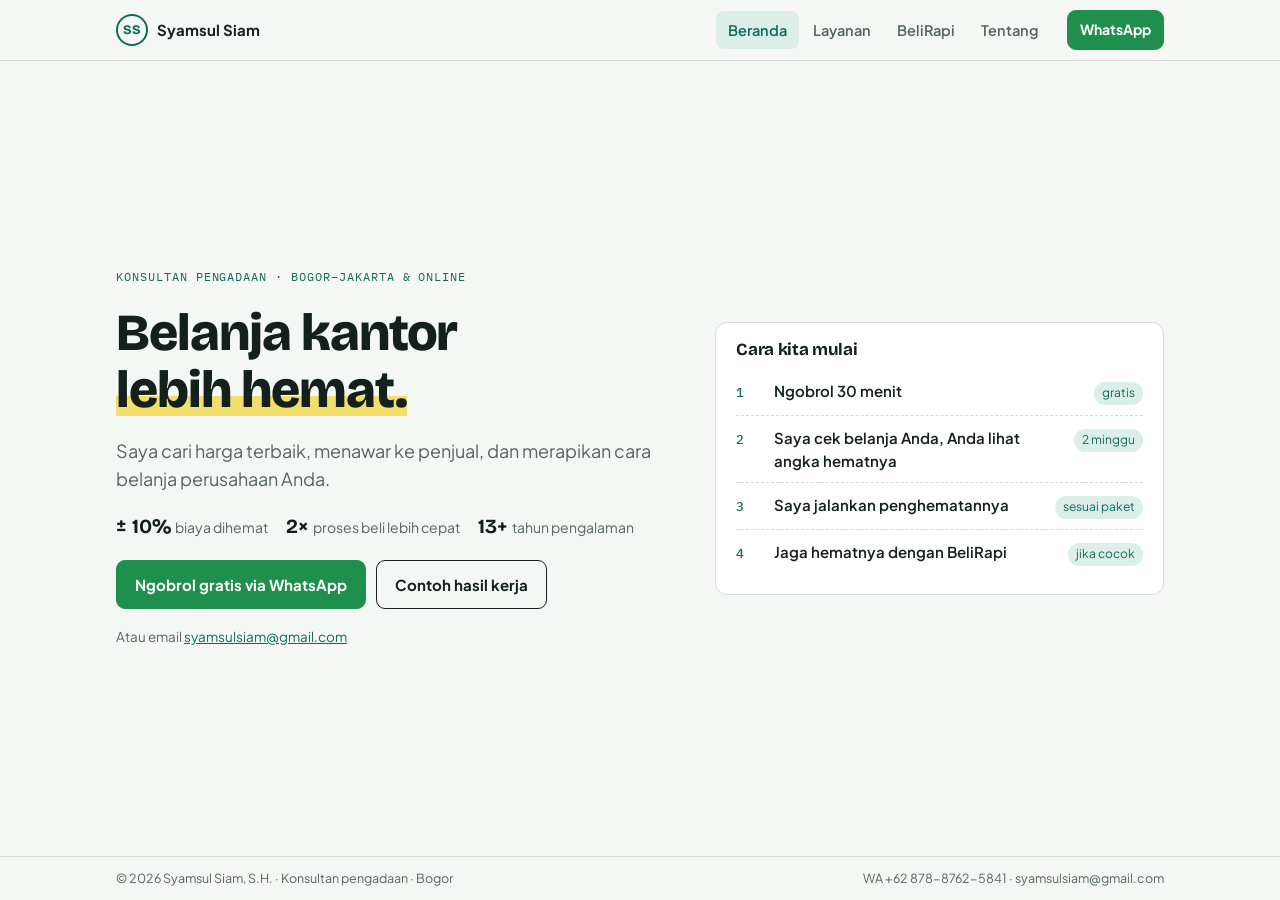
<file: index.html>
<!doctype html>
<html lang="id">
<head>
<meta charset="utf-8">
<meta name="viewport" content="width=device-width,initial-scale=1,viewport-fit=cover">
<title>Syamsul Siam · Konsultan Pengadaan</title>
<meta name="description" content="Saya bantu perusahaan belanja lebih hemat: cari harga terbaik, menawar, dan merapikan cara belanja.">
<meta property="og:type" content="website">
<meta property="og:title" content="Syamsul Siam · Konsultan Pengadaan">
<meta property="og:description" content="Saya bantu perusahaan belanja lebih hemat: cari harga terbaik, menawar, dan merapikan cara belanja.">
<meta property="og:image" content="https://syamsulsiam.github.io/og.jpg">
<meta name="twitter:card" content="summary_large_image">
<link rel="icon" href="data:image/svg+xml,%3Csvg xmlns='http://www.w3.org/2000/svg' viewBox='0 0 64 64'%3E%3Ccircle cx='32' cy='32' r='29' fill='%23ffffff' stroke='%230E6A5B' stroke-width='5'/%3E%3Ctext x='32' y='41' font-family='Arial' font-weight='700' font-size='24' text-anchor='middle' fill='%230E6A5B'%3ESS%3C/text%3E%3C/svg%3E">
<link rel="preconnect" href="https://fonts.googleapis.com">
<link rel="preconnect" href="https://fonts.gstatic.com" crossorigin>
<link rel="stylesheet" href="https://fonts.googleapis.com/css2?family=Bricolage+Grotesque:opsz,wght@12..96,700;12..96,800&family=Plus+Jakarta+Sans:wght@400;500;600;700&family=IBM+Plex+Mono:wght@500&display=swap">
<link rel="stylesheet" href="style.css">
</head>
<body>
<header class="nav"><div class="w">
  <a class="who" href="index.html"><span class="seal" aria-hidden="true">SS</span><span>Syamsul Siam</span></a>
  <nav class="tabs" aria-label="Menu"><a href="index.html" aria-current="page">Beranda</a><a href="layanan.html">Layanan</a><a href="belirapi.html">BeliRapi</a><a href="tentang.html">Tentang</a></nav>
  <a class="btn sm wa" href="https://wa.me/6287887625841?text=Halo%20Pak%20Syamsul%2C%20saya%20ingin%20ngobrol%20gratis%2030%20menit%20soal%20belanja%20di%20perusahaan%20saya." target="_blank" rel="noopener">WhatsApp</a>
</div></header>
<main><div class="w">
<div class="grid2">
  <div class="stack">
    <span class="eyebrow">Konsultan pengadaan · Bogor–Jakarta & online</span>
    <h1>Belanja kantor <span class="mark">lebih hemat.</span></h1>
    <p class="lead">Saya cari harga terbaik, menawar ke penjual, dan merapikan cara belanja perusahaan Anda.</p>
    <div class="proof"><span><b>± 10%</b>biaya dihemat</span><span><b>2×</b>proses beli lebih cepat</span><span><b>13+</b>tahun pengalaman</span></div>
    <div class="ctas"><a class="btn wa" href="https://wa.me/6287887625841?text=Halo%20Pak%20Syamsul%2C%20saya%20ingin%20ngobrol%20gratis%2030%20menit%20soal%20belanja%20di%20perusahaan%20saya." target="_blank" rel="noopener">Ngobrol gratis via WhatsApp</a><a class="btn" href="contoh-laporan.html">Contoh hasil kerja</a></div>
    <p class="small">Atau email <button class="copy" data-copy="syamsulsiam@gmail.com">syamsulsiam@gmail.com</button></p>
  </div>
  <div class="card">
    <h3>Cara kita mulai</h3>
    <ol class="steps">
      <li><span class="n">1</span><span class="t">Ngobrol 30 menit</span><span class="tag">gratis</span></li>
      <li><span class="n">2</span><span class="t">Saya cek belanja Anda, Anda lihat angka hematnya</span><span class="tag">2 minggu</span></li>
      <li><span class="n">3</span><span class="t">Saya jalankan penghematannya</span><span class="tag">sesuai paket</span></li>
      <li><span class="n">4</span><span class="t">Jaga hematnya dengan BeliRapi</span><span class="tag">jika cocok</span></li>
    </ol>
  </div>
</div>
</div></main>
<footer><div class="w"><span>© 2026 Syamsul Siam, S.H. · Konsultan pengadaan · Bogor</span><span>WA +62 878-8762-5841 · syamsulsiam@gmail.com</span></div></footer>
<div id="t"></div>
<script src="app.js"></script>
</body>
</html>
</file>
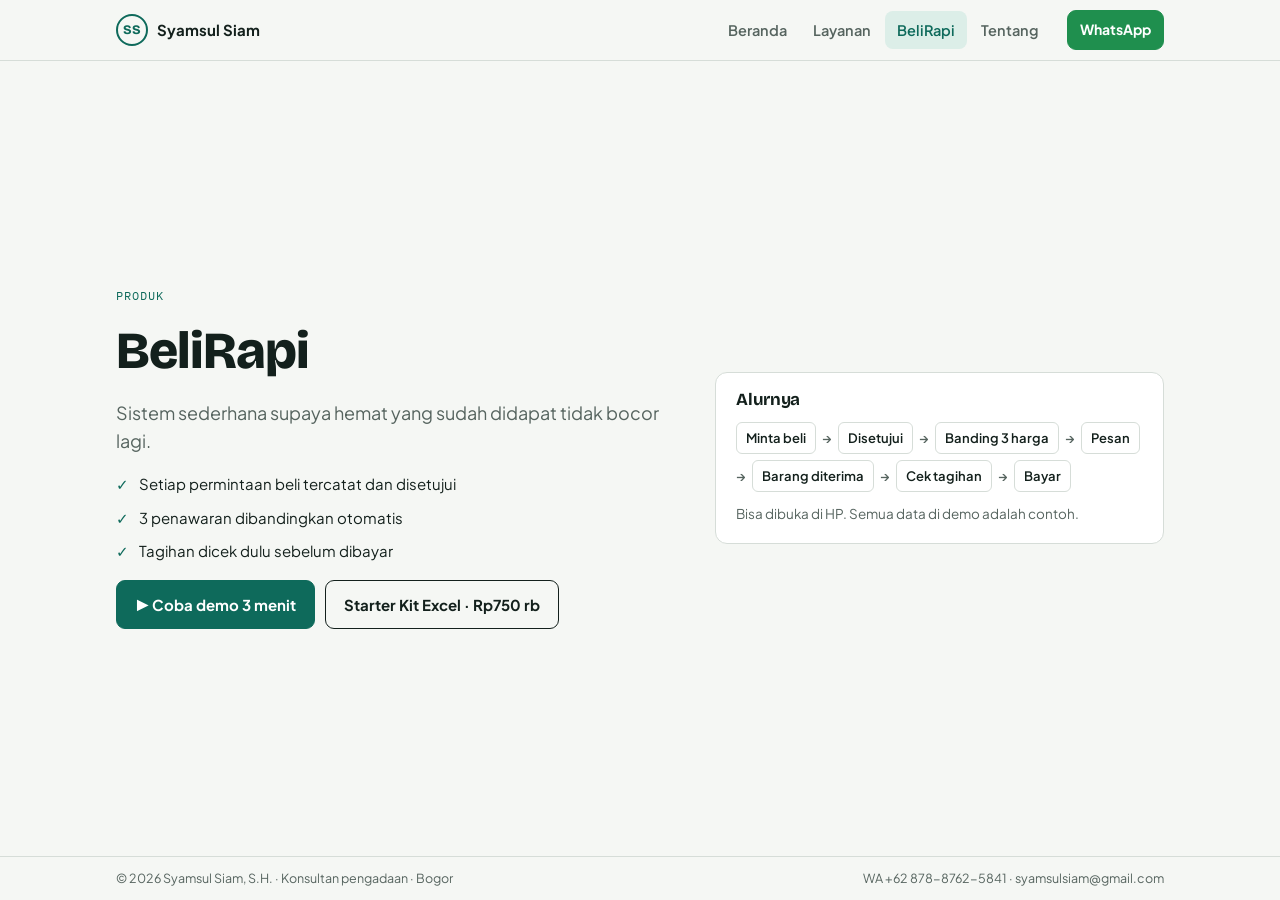
<file: belirapi.html>
<!doctype html>
<html lang="id">
<head>
<meta charset="utf-8">
<meta name="viewport" content="width=device-width,initial-scale=1,viewport-fit=cover">
<title>BeliRapi · Sistem Belanja Kantor</title>
<meta name="description" content="Sistem sederhana supaya setiap pembelian tercatat, dibandingkan, dan disetujui.">
<meta property="og:type" content="website">
<meta property="og:title" content="BeliRapi · Sistem Belanja Kantor">
<meta property="og:description" content="Sistem sederhana supaya setiap pembelian tercatat, dibandingkan, dan disetujui.">
<meta property="og:image" content="https://syamsulsiam.github.io/og.jpg">
<meta name="twitter:card" content="summary_large_image">
<link rel="icon" href="data:image/svg+xml,%3Csvg xmlns='http://www.w3.org/2000/svg' viewBox='0 0 64 64'%3E%3Ccircle cx='32' cy='32' r='29' fill='%23ffffff' stroke='%230E6A5B' stroke-width='5'/%3E%3Ctext x='32' y='41' font-family='Arial' font-weight='700' font-size='24' text-anchor='middle' fill='%230E6A5B'%3ESS%3C/text%3E%3C/svg%3E">
<link rel="preconnect" href="https://fonts.googleapis.com">
<link rel="preconnect" href="https://fonts.gstatic.com" crossorigin>
<link rel="stylesheet" href="https://fonts.googleapis.com/css2?family=Bricolage+Grotesque:opsz,wght@12..96,700;12..96,800&family=Plus+Jakarta+Sans:wght@400;500;600;700&family=IBM+Plex+Mono:wght@500&display=swap">
<link rel="stylesheet" href="style.css">
</head>
<body>
<header class="nav"><div class="w">
  <a class="who" href="index.html"><span class="seal" aria-hidden="true">SS</span><span>Syamsul Siam</span></a>
  <nav class="tabs" aria-label="Menu"><a href="index.html">Beranda</a><a href="layanan.html">Layanan</a><a href="belirapi.html" aria-current="page">BeliRapi</a><a href="tentang.html">Tentang</a></nav>
  <a class="btn sm wa" href="https://wa.me/6287887625841?text=Halo%20Pak%20Syamsul%2C%20saya%20ingin%20ngobrol%20gratis%2030%20menit%20soal%20belanja%20di%20perusahaan%20saya." target="_blank" rel="noopener">WhatsApp</a>
</div></header>
<main><div class="w">
<div class="grid2">
  <div class="stack">
    <span class="eyebrow">Produk</span>
    <h1>BeliRapi</h1>
    <p class="lead">Sistem sederhana supaya hemat yang sudah didapat tidak bocor lagi.</p>
    <ul class="ticks"><li>Setiap permintaan beli tercatat dan disetujui</li><li>3 penawaran dibandingkan otomatis</li><li>Tagihan dicek dulu sebelum dibayar</li></ul>
    <div class="ctas"><a class="btn solid" href="demo.html">&#9654; Coba demo 3 menit</a><a class="btn" href="https://wa.me/6287887625841?text=Halo%20Pak%20Syamsul%2C%20saya%20ingin%20BeliRapi%20Starter%20Kit%20%28Excel%29." target="_blank" rel="noopener">Starter Kit Excel · Rp750 rb</a></div>
  </div>
  <div class="card stack" style="gap:12px">
    <h3>Alurnya</h3>
    <div class="flow"><span>Minta beli</span><i>→</i><span>Disetujui</span><i>→</i><span>Banding 3 harga</span><i>→</i><span>Pesan</span><i>→</i><span>Barang diterima</span><i>→</i><span>Cek tagihan</span><i>→</i><span>Bayar</span></div>
    <p class="small">Bisa dibuka di HP. Semua data di demo adalah contoh.</p>
  </div>
</div>
</div></main>
<footer><div class="w"><span>© 2026 Syamsul Siam, S.H. · Konsultan pengadaan · Bogor</span><span>WA +62 878-8762-5841 · syamsulsiam@gmail.com</span></div></footer>
<div id="t"></div>
<script src="app.js"></script>
</body>
</html>
</file>
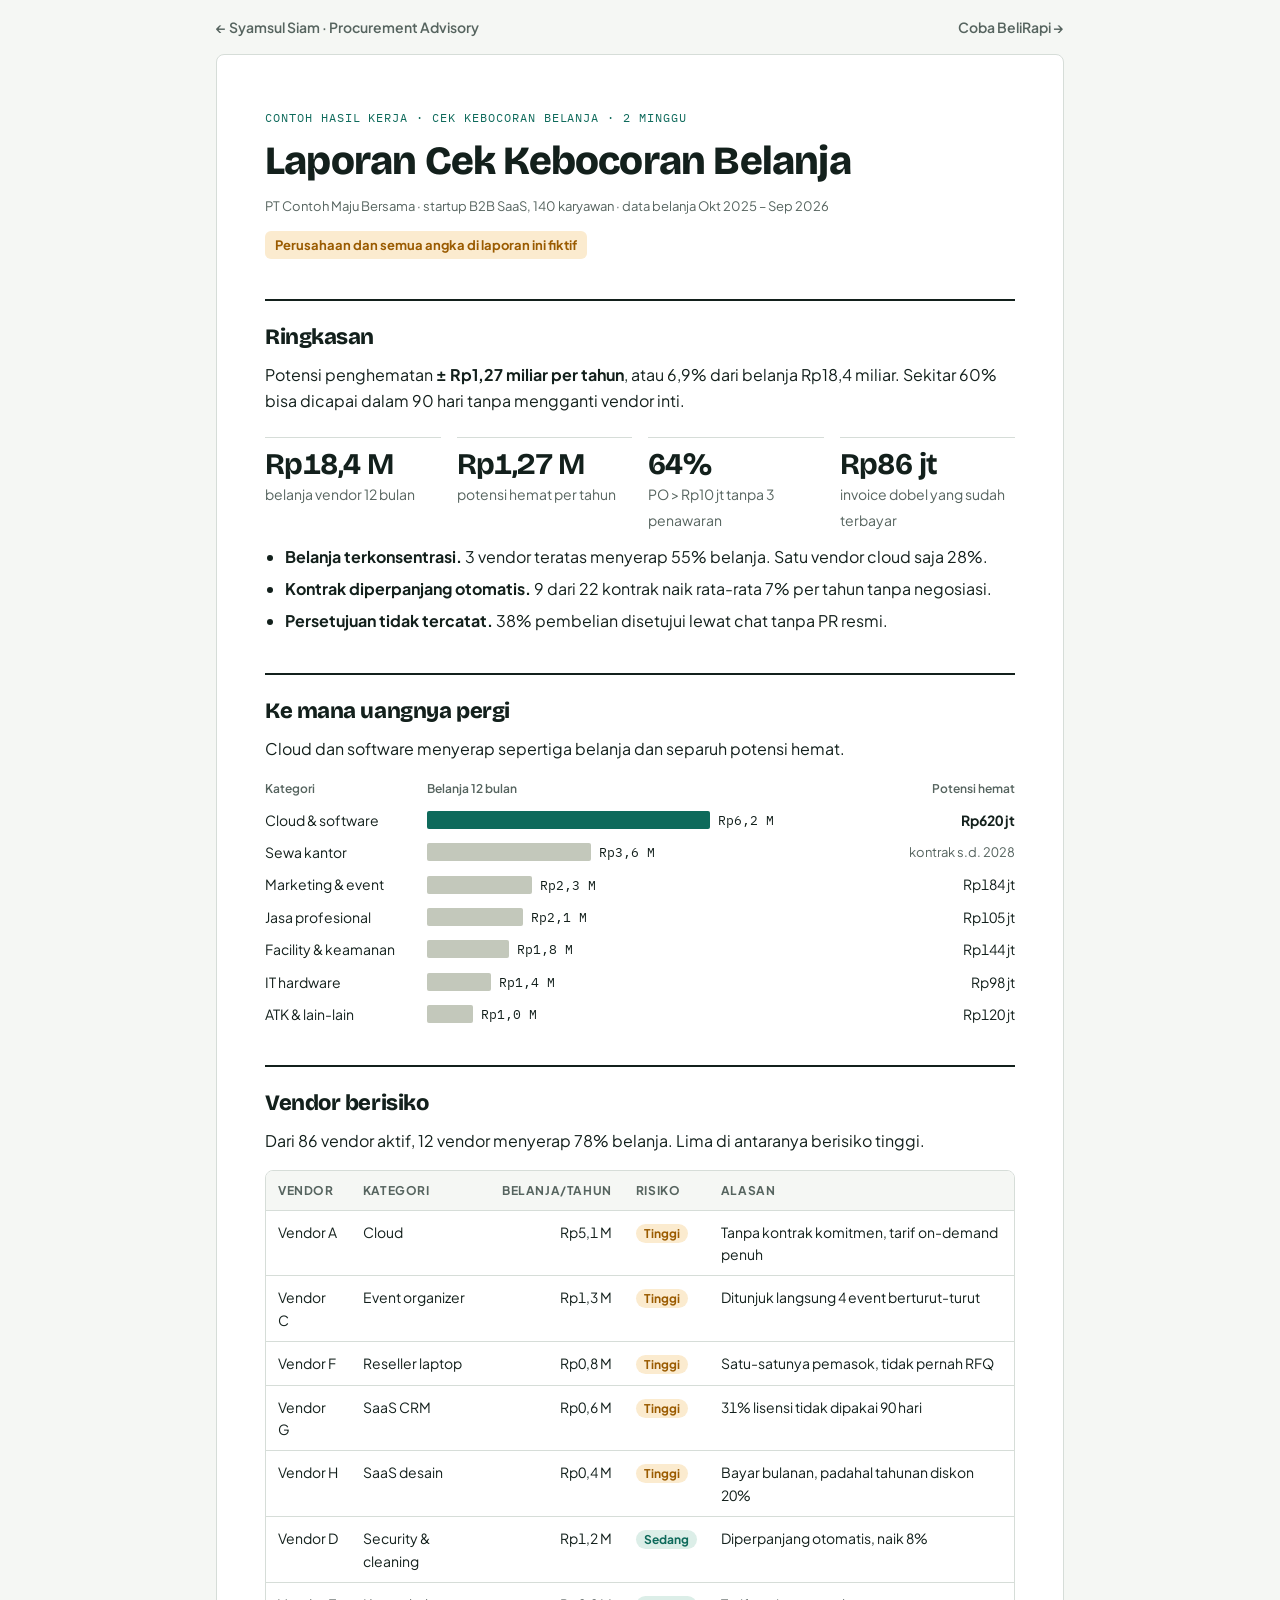
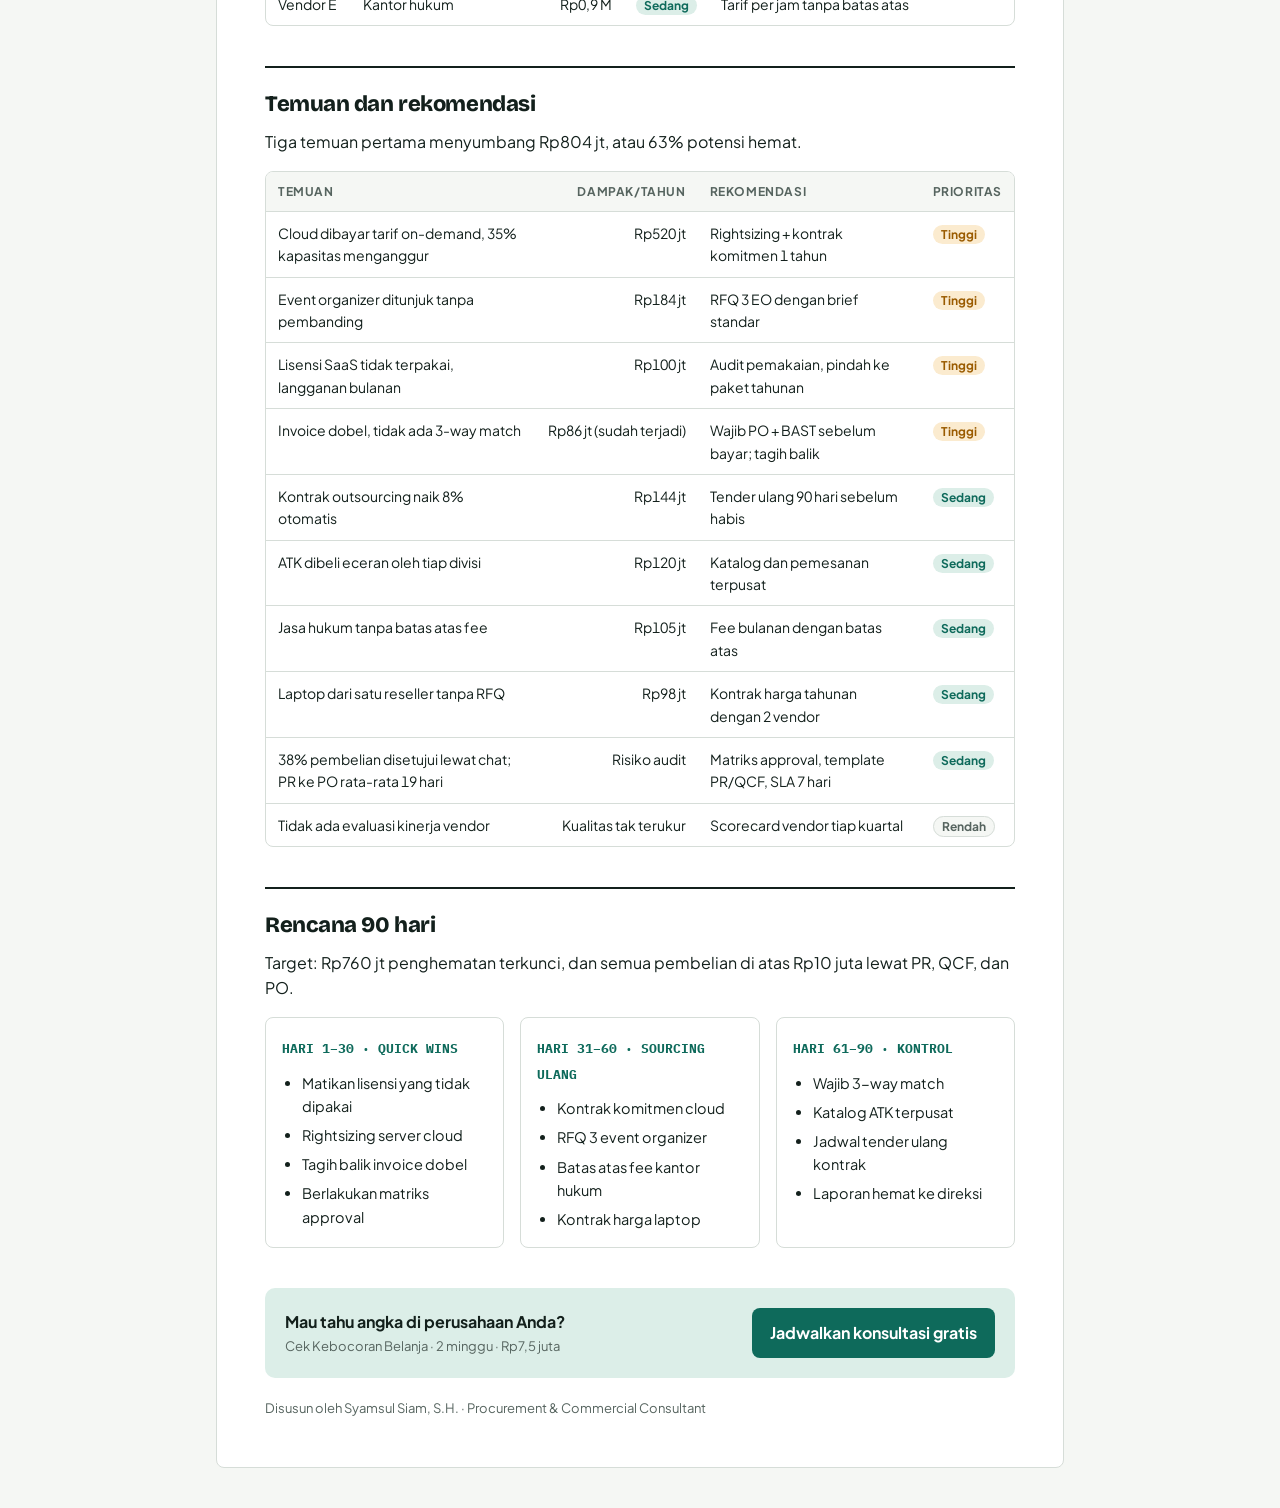
<file: contoh-laporan.html>
<!doctype html>
<html lang="id">
<head>
<meta charset="utf-8">
<meta name="viewport" content="width=device-width,initial-scale=1,viewport-fit=cover">
<meta name="description" content="Contoh hasil Cek Kebocoran Belanja: potensi hemat, peta vendor, 10 temuan, dan rencana 90 hari.">
<meta property="og:type" content="website">
<meta property="og:title" content="Contoh Laporan Cek Kebocoran Belanja · Syamsul Siam">
<meta property="og:description" content="Contoh hasil Cek Kebocoran Belanja: potensi hemat, peta vendor, 10 temuan, dan rencana 90 hari.">
<meta property="og:image" content="https://syamsulsiam.github.io/og.jpg">
<meta property="og:url" content="https://syamsulsiam.github.io/contoh-laporan.html">
<meta name="twitter:card" content="summary_large_image">
<link rel="icon" href="data:image/svg+xml,%3Csvg xmlns='http://www.w3.org/2000/svg' viewBox='0 0 64 64'%3E%3Ccircle cx='32' cy='32' r='29' fill='%23ffffff' stroke='%230E6A5B' stroke-width='5'/%3E%3Ctext x='32' y='41' font-family='Arial' font-weight='700' font-size='24' text-anchor='middle' fill='%230E6A5B'%3ESS%3C/text%3E%3C/svg%3E">
<style>:root{padding-top:env(safe-area-inset-top,0px);padding-bottom:env(safe-area-inset-bottom,0px)}body{margin:0;font-size:14px}img{max-width:100%}[hidden]{display:none!important}</style>
<title>Contoh Laporan Cek Kebocoran Belanja</title>
<link rel="preconnect" href="https://fonts.googleapis.com">
<link rel="preconnect" href="https://fonts.gstatic.com" crossorigin>
<link rel="stylesheet" href="https://fonts.googleapis.com/css2?family=Bricolage+Grotesque:opsz,wght@12..96,700;12..96,800&family=Plus+Jakarta+Sans:wght@400;500;600;700&family=IBM+Plex+Mono:wght@400;500&display=swap">
<style>
/* Layout: a report sheet on a quiet desk; one reading column, tables scroll inside their own box on phones */
:root{
  --paper:#F5F7F4; --card:#FFFFFF; --ink:#13201C; --muted:#56645F; --rule:#D6DDD8;
  --stamp:#0E6A5B; --stamp-ink:#FFFFFF; --stamp-soft:#DCEEE8; --bar:#C3C8BB; --hi:#9A5B00; --hi-soft:#FBEBCF; --lo:#56645F;
  --f-display:"Bricolage Grotesque","Plus Jakarta Sans",system-ui,sans-serif;
  --f-body:"Plus Jakarta Sans",system-ui,-apple-system,"Segoe UI",sans-serif;
  --f-mono:"IBM Plex Mono",ui-monospace,Menlo,monospace;
}
*{box-sizing:border-box}
body{background:var(--paper);color:var(--ink);font-family:var(--f-body);font-size:16px;line-height:1.6}
a{color:inherit}
.w{max-width:880px;margin:0 auto;padding-left:max(16px,env(safe-area-inset-left,0px));padding-right:max(16px,env(safe-area-inset-right,0px))}
.top{padding-block:16px;display:flex;justify-content:space-between;gap:12px;flex-wrap:wrap;align-items:center;font-size:14px}
.top a{font-weight:600;text-decoration:none;color:var(--muted)}
.sheet{background:var(--card);border:1px solid var(--rule);border-radius:8px;padding:clamp(20px,5vw,48px);margin-bottom:40px}
h1,h2{font-family:var(--f-display);letter-spacing:-.02em;text-wrap:balance;margin:0;line-height:1.12}
h1{font-size:clamp(28px,5vw,40px);font-weight:800}
h2{font-size:22px;font-weight:800;margin-top:40px;padding-top:24px;border-top:2px solid var(--ink)}
p{margin:12px 0 0;max-width:68ch}
.eyebrow{font-family:var(--f-mono);font-size:12px;letter-spacing:.08em;text-transform:uppercase;color:var(--stamp)}
.flag{display:inline-block;background:var(--hi-soft);color:var(--hi);font-size:13px;font-weight:700;padding:4px 10px;border-radius:6px;margin-top:14px}
.big{display:grid;grid-template-columns:repeat(auto-fit,minmax(170px,1fr));gap:16px;margin-top:24px}
.big div{border-top:1px solid var(--rule);padding-top:10px}
.big b{display:block;font-family:var(--f-display);font-size:30px;letter-spacing:-.02em;font-variant-numeric:tabular-nums;line-height:1.1}
.big span{font-size:14px;color:var(--muted)}
ul{padding-left:20px;margin:12px 0 0}
li{margin-top:6px}
.chart{margin-top:18px;display:flex;flex-direction:column;gap:10px}
.crow{display:grid;grid-template-columns:150px minmax(0,1fr) 120px;gap:12px;align-items:center;font-size:14px}
@media (max-width:560px){.crow{grid-template-columns:minmax(0,1fr) 92px}.crow .track{grid-column:1/-1;order:3}}
.track{display:flex;align-items:center;gap:8px;min-width:0}
.track i{display:block;height:18px;border-radius:2px;background:var(--bar)}
.crow.hi .track i{background:var(--stamp)}
.track span{font-family:var(--f-mono);font-size:12.5px;white-space:nowrap}
.crow .sv{text-align:right;font-variant-numeric:tabular-nums}
.crow.hi .sv{font-weight:700}
.chead{font-size:12px;color:var(--muted);font-weight:600}
.tw{overflow-x:auto;margin-top:16px;border:1px solid var(--rule);border-radius:8px}
table{border-collapse:collapse;width:100%;font-size:14px;font-variant-numeric:tabular-nums}
th,td{text-align:left;padding:10px 12px;border-bottom:1px solid var(--rule);vertical-align:top}
th{font-size:12px;text-transform:uppercase;letter-spacing:.05em;color:var(--muted);background:var(--paper);white-space:nowrap}
tr:last-child td{border-bottom:0}
.r{text-align:right;white-space:nowrap}
.pri{font-size:12px;font-weight:700;padding:2px 8px;border-radius:999px;white-space:nowrap}
.pri.t{background:var(--hi-soft);color:var(--hi)}
.pri.s{background:var(--stamp-soft);color:var(--stamp)}
.pri.r2{background:var(--paper);color:var(--lo);border:1px solid var(--rule)}
.phases{display:grid;grid-template-columns:repeat(3,minmax(0,1fr));gap:16px;margin-top:16px}
@media (max-width:700px){.phases{grid-template-columns:minmax(0,1fr)}}
.phase{border:1px solid var(--rule);border-radius:8px;padding:16px}
.phase b{font-family:var(--f-mono);font-size:12.5px;color:var(--stamp)}
.phase ul{font-size:14.5px}
.cta{margin-top:40px;background:var(--stamp-soft);border-radius:10px;padding:20px;display:flex;flex-wrap:wrap;gap:14px;align-items:center;justify-content:space-between}
.btn{display:inline-flex;align-items:center;padding:12px 18px;border-radius:8px;font-weight:700;text-decoration:none;background:var(--stamp);color:var(--stamp-ink)}
.btn:focus-visible,a:focus-visible{outline:2px solid var(--stamp);outline-offset:3px}
.fine{font-size:13px;color:var(--muted)}
</style>

<div class="w top"><a href="index.html">&larr; Syamsul Siam · Procurement Advisory</a><a href="demo.html">Coba BeliRapi &rarr;</a></div>
<main class="w">
<article class="sheet">
  <span class="eyebrow">Contoh hasil kerja · Cek Kebocoran Belanja · 2 minggu</span>
  <h1 style="margin-top:10px">Laporan Cek Kebocoran Belanja</h1>
  <p class="fine">PT Contoh Maju Bersama · startup B2B SaaS, 140 karyawan · data belanja Okt 2025 – Sep 2026</p>
  <span class="flag">Perusahaan dan semua angka di laporan ini fiktif</span>

  <h2>Ringkasan</h2>
  <p>Potensi penghematan <b>± Rp1,27 miliar per tahun</b>, atau 6,9% dari belanja Rp18,4 miliar. Sekitar 60% bisa dicapai dalam 90 hari tanpa mengganti vendor inti.</p>
  <div class="big">
    <div><b>Rp18,4 M</b><span>belanja vendor 12 bulan</span></div>
    <div><b>Rp1,27 M</b><span>potensi hemat per tahun</span></div>
    <div><b>64%</b><span>PO &gt; Rp10 jt tanpa 3 penawaran</span></div>
    <div><b>Rp86 jt</b><span>invoice dobel yang sudah terbayar</span></div>
  </div>
  <ul>
    <li><b>Belanja terkonsentrasi.</b> 3 vendor teratas menyerap 55% belanja. Satu vendor cloud saja 28%.</li>
    <li><b>Kontrak diperpanjang otomatis.</b> 9 dari 22 kontrak naik rata-rata 7% per tahun tanpa negosiasi.</li>
    <li><b>Persetujuan tidak tercatat.</b> 38% pembelian disetujui lewat chat tanpa PR resmi.</li>
  </ul>

  <h2>Ke mana uangnya pergi</h2>
  <p>Cloud dan software menyerap sepertiga belanja dan separuh potensi hemat.</p>
  <div class="chart" role="table" aria-label="Belanja dan potensi hemat per kategori">
    <div class="crow chead" role="row"><span>Kategori</span><span class="track">Belanja 12 bulan</span><span class="sv">Potensi hemat</span></div>
    <div class="crow hi" role="row"><span>Cloud &amp; software</span><span class="track"><i style="width:62%"></i><span>Rp6,2 M</span></span><span class="sv">Rp620 jt</span></div>
    <div class="crow" role="row"><span>Sewa kantor</span><span class="track"><i style="width:36%"></i><span>Rp3,6 M</span></span><span class="sv fine">kontrak s.d. 2028</span></div>
    <div class="crow" role="row"><span>Marketing &amp; event</span><span class="track"><i style="width:23%"></i><span>Rp2,3 M</span></span><span class="sv">Rp184 jt</span></div>
    <div class="crow" role="row"><span>Jasa profesional</span><span class="track"><i style="width:21%"></i><span>Rp2,1 M</span></span><span class="sv">Rp105 jt</span></div>
    <div class="crow" role="row"><span>Facility &amp; keamanan</span><span class="track"><i style="width:18%"></i><span>Rp1,8 M</span></span><span class="sv">Rp144 jt</span></div>
    <div class="crow" role="row"><span>IT hardware</span><span class="track"><i style="width:14%"></i><span>Rp1,4 M</span></span><span class="sv">Rp98 jt</span></div>
    <div class="crow" role="row"><span>ATK &amp; lain-lain</span><span class="track"><i style="width:10%"></i><span>Rp1,0 M</span></span><span class="sv">Rp120 jt</span></div>
  </div>

  <h2>Vendor berisiko</h2>
  <p>Dari 86 vendor aktif, 12 vendor menyerap 78% belanja. Lima di antaranya berisiko tinggi.</p>
  <div class="tw"><table>
    <thead><tr><th>Vendor</th><th>Kategori</th><th class="r">Belanja/tahun</th><th>Risiko</th><th>Alasan</th></tr></thead>
    <tbody>
      <tr><td>Vendor A</td><td>Cloud</td><td class="r">Rp5,1 M</td><td><span class="pri t">Tinggi</span></td><td>Tanpa kontrak komitmen, tarif on-demand penuh</td></tr>
      <tr><td>Vendor C</td><td>Event organizer</td><td class="r">Rp1,3 M</td><td><span class="pri t">Tinggi</span></td><td>Ditunjuk langsung 4 event berturut-turut</td></tr>
      <tr><td>Vendor F</td><td>Reseller laptop</td><td class="r">Rp0,8 M</td><td><span class="pri t">Tinggi</span></td><td>Satu-satunya pemasok, tidak pernah RFQ</td></tr>
      <tr><td>Vendor G</td><td>SaaS CRM</td><td class="r">Rp0,6 M</td><td><span class="pri t">Tinggi</span></td><td>31% lisensi tidak dipakai 90 hari</td></tr>
      <tr><td>Vendor H</td><td>SaaS desain</td><td class="r">Rp0,4 M</td><td><span class="pri t">Tinggi</span></td><td>Bayar bulanan, padahal tahunan diskon 20%</td></tr>
      <tr><td>Vendor D</td><td>Security &amp; cleaning</td><td class="r">Rp1,2 M</td><td><span class="pri s">Sedang</span></td><td>Diperpanjang otomatis, naik 8%</td></tr>
      <tr><td>Vendor E</td><td>Kantor hukum</td><td class="r">Rp0,9 M</td><td><span class="pri s">Sedang</span></td><td>Tarif per jam tanpa batas atas</td></tr>
    </tbody>
  </table></div>

  <h2>Temuan dan rekomendasi</h2>
  <p>Tiga temuan pertama menyumbang Rp804 jt, atau 63% potensi hemat.</p>
  <div class="tw"><table>
    <thead><tr><th>Temuan</th><th class="r">Dampak/tahun</th><th>Rekomendasi</th><th>Prioritas</th></tr></thead>
    <tbody>
      <tr><td>Cloud dibayar tarif on-demand, 35% kapasitas menganggur</td><td class="r">Rp520 jt</td><td>Rightsizing + kontrak komitmen 1 tahun</td><td><span class="pri t">Tinggi</span></td></tr>
      <tr><td>Event organizer ditunjuk tanpa pembanding</td><td class="r">Rp184 jt</td><td>RFQ 3 EO dengan brief standar</td><td><span class="pri t">Tinggi</span></td></tr>
      <tr><td>Lisensi SaaS tidak terpakai, langganan bulanan</td><td class="r">Rp100 jt</td><td>Audit pemakaian, pindah ke paket tahunan</td><td><span class="pri t">Tinggi</span></td></tr>
      <tr><td>Invoice dobel, tidak ada 3-way match</td><td class="r">Rp86 jt (sudah terjadi)</td><td>Wajib PO + BAST sebelum bayar; tagih balik</td><td><span class="pri t">Tinggi</span></td></tr>
      <tr><td>Kontrak outsourcing naik 8% otomatis</td><td class="r">Rp144 jt</td><td>Tender ulang 90 hari sebelum habis</td><td><span class="pri s">Sedang</span></td></tr>
      <tr><td>ATK dibeli eceran oleh tiap divisi</td><td class="r">Rp120 jt</td><td>Katalog dan pemesanan terpusat</td><td><span class="pri s">Sedang</span></td></tr>
      <tr><td>Jasa hukum tanpa batas atas fee</td><td class="r">Rp105 jt</td><td>Fee bulanan dengan batas atas</td><td><span class="pri s">Sedang</span></td></tr>
      <tr><td>Laptop dari satu reseller tanpa RFQ</td><td class="r">Rp98 jt</td><td>Kontrak harga tahunan dengan 2 vendor</td><td><span class="pri s">Sedang</span></td></tr>
      <tr><td>38% pembelian disetujui lewat chat; PR ke PO rata-rata 19 hari</td><td class="r">Risiko audit</td><td>Matriks approval, template PR/QCF, SLA 7 hari</td><td><span class="pri s">Sedang</span></td></tr>
      <tr><td>Tidak ada evaluasi kinerja vendor</td><td class="r">Kualitas tak terukur</td><td>Scorecard vendor tiap kuartal</td><td><span class="pri r2">Rendah</span></td></tr>
    </tbody>
  </table></div>

  <h2>Rencana 90 hari</h2>
  <p>Target: Rp760 jt penghematan terkunci, dan semua pembelian di atas Rp10 juta lewat PR, QCF, dan PO.</p>
  <div class="phases">
    <div class="phase"><b>HARI 1–30 · QUICK WINS</b><ul><li>Matikan lisensi yang tidak dipakai</li><li>Rightsizing server cloud</li><li>Tagih balik invoice dobel</li><li>Berlakukan matriks approval</li></ul></div>
    <div class="phase"><b>HARI 31–60 · SOURCING ULANG</b><ul><li>Kontrak komitmen cloud</li><li>RFQ 3 event organizer</li><li>Batas atas fee kantor hukum</li><li>Kontrak harga laptop</li></ul></div>
    <div class="phase"><b>HARI 61–90 · KONTROL</b><ul><li>Wajib 3-way match</li><li>Katalog ATK terpusat</li><li>Jadwal tender ulang kontrak</li><li>Laporan hemat ke direksi</li></ul></div>
  </div>

  <div class="cta"><div><b>Mau tahu angka di perusahaan Anda?</b><p class="fine" style="margin-top:2px">Cek Kebocoran Belanja · 2 minggu · Rp7,5 juta</p></div><a class="btn" href="kontak.html">Jadwalkan konsultasi gratis</a></div>
  <p class="fine" style="margin-top:20px">Disusun oleh Syamsul Siam, S.H. · Procurement &amp; Commercial Consultant</p>
</article>
</main>

</html>
</file>
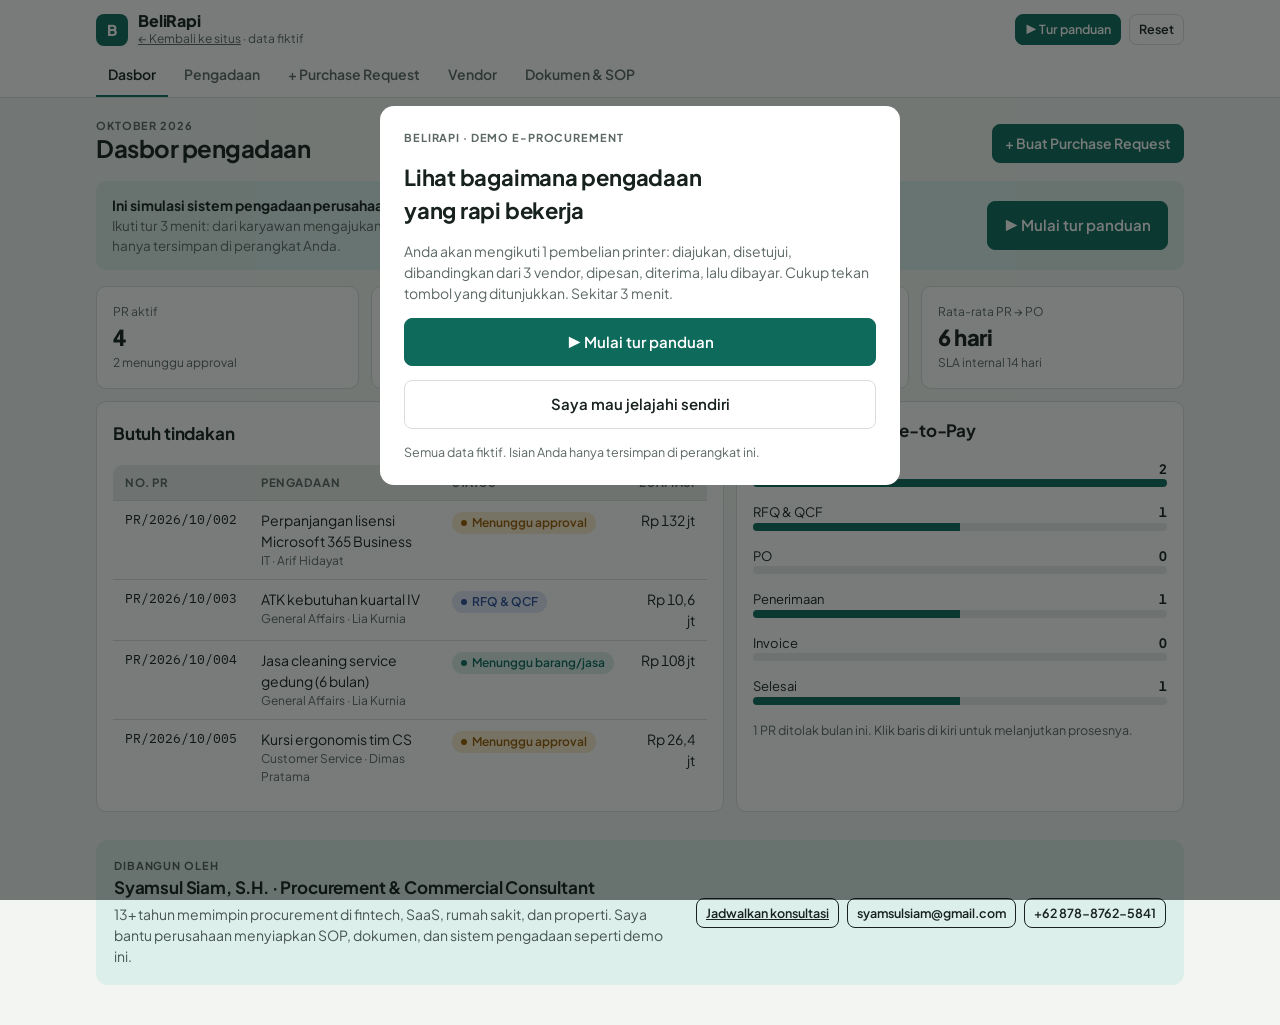
<file: demo.html>
<!doctype html>
<html lang="id">
<head>
<meta charset="utf-8">
<meta name="viewport" content="width=device-width,initial-scale=1,viewport-fit=cover">
<meta name="description" content="Coba alur pengadaan lengkap dalam 3 menit: Purchase Request, approval, QCF, PO, BAST, dan 3-way match.">
<meta property="og:type" content="website">
<meta property="og:title" content="BeliRapi · Demo e-Procurement">
<meta property="og:description" content="Coba alur pengadaan lengkap dalam 3 menit: Purchase Request, approval, QCF, PO, BAST, dan 3-way match.">
<meta property="og:image" content="https://syamsulsiam.github.io/og.jpg">
<meta property="og:url" content="https://syamsulsiam.github.io/demo.html">
<meta name="twitter:card" content="summary_large_image">
<link rel="icon" href="data:image/svg+xml,%3Csvg xmlns='http://www.w3.org/2000/svg' viewBox='0 0 64 64'%3E%3Ccircle cx='32' cy='32' r='29' fill='%23ffffff' stroke='%230E6A5B' stroke-width='5'/%3E%3Ctext x='32' y='41' font-family='Arial' font-weight='700' font-size='24' text-anchor='middle' fill='%230E6A5B'%3ESS%3C/text%3E%3C/svg%3E">
<style>:root{padding-top:env(safe-area-inset-top,0px);padding-bottom:env(safe-area-inset-bottom,0px)}body{margin:0;font-size:14px}img{max-width:100%}[hidden]{display:none!important}</style>
<title>BeliRapi</title>
<meta name="claude:viewport-fit-sides" content="cover">
<link rel="preconnect" href="https://fonts.googleapis.com">
<link rel="preconnect" href="https://fonts.gstatic.com" crossorigin>
<link rel="stylesheet" href="https://fonts.googleapis.com/css2?family=Plus+Jakarta+Sans:wght@400;500;600;700;800&family=IBM+Plex+Mono:wght@400;500&display=swap">
<style>
/* Layout: top bar + scrollable tabs, single working column; documents open as white paper sheets over the app */
:root{
  --bg:#F3F5F2; --surface:#FFFFFF; --sunk:#E9EDE9; --ink:#17211E; --muted:#5B6863; --line:#D8DED9;
  --accent:#0E6A5B; --accent-ink:#FFFFFF; --accent-soft:#DCEFEA;
  --ok:#1D7440; --ok-soft:#DDF1E3; --warn:#9A5B00; --warn-soft:#FBEBCF; --bad:#B0242C; --bad-soft:#F8DEDF; --info:#2B4E9B; --info-soft:#E0E8F8;
  --paper:#FFFFFF; --paper-ink:#1A1A1A; --paper-line:#BFC4C1; --stamp:#0E6A5B;
  --f-display:"Plus Jakarta Sans",system-ui,-apple-system,"Segoe UI",sans-serif;
  --f-body:"Plus Jakarta Sans",system-ui,-apple-system,"Segoe UI",sans-serif;
  --f-mono:"IBM Plex Mono",ui-monospace,SFMono-Regular,Menlo,monospace;
}
*{box-sizing:border-box}
body{background:var(--bg);color:var(--ink);font-family:var(--f-body);font-size:14px;line-height:1.5}
body::before{content:"";position:fixed;inset:0 0 auto;height:env(safe-area-inset-top,0px);z-index:30;background:var(--surface)}
button,input,select,textarea{font:inherit;color:inherit}
.wrap{max-width:1120px;margin:0 auto;padding-left:max(16px,env(safe-area-inset-left,0px));padding-right:max(16px,env(safe-area-inset-right,0px))}
header.top{position:sticky;top:env(safe-area-inset-top,0px);z-index:20;background:var(--surface);border-bottom:1px solid var(--line)}
.brandrow{display:flex;align-items:center;justify-content:space-between;gap:12px;padding-block:12px 6px}
.brand{display:flex;align-items:center;gap:10px;min-width:0}
.logo{width:32px;height:32px;border-radius:8px;background:var(--accent);color:var(--accent-ink);display:grid;place-items:center;font-weight:800;font-size:15px;flex:none}
.brand b{font-family:var(--f-display);font-weight:800;font-size:16px;letter-spacing:-.01em;display:block;line-height:1.1;white-space:nowrap;overflow:hidden;text-overflow:ellipsis}
.brand small{color:var(--muted);font-size:12px;display:block;white-space:nowrap;overflow:hidden;text-overflow:ellipsis}
.tabs{display:flex;gap:4px;overflow-x:auto;scrollbar-width:none;padding-bottom:0}
.tabs::-webkit-scrollbar{display:none}
.tab{border:0;background:none;padding:10px 12px;border-bottom:2px solid transparent;color:var(--muted);font-weight:600;white-space:nowrap;cursor:pointer}
.tab[aria-current="page"]{color:var(--ink);border-bottom-color:var(--accent)}
.tab:focus-visible,.btn:focus-visible,input:focus-visible,select:focus-visible,textarea:focus-visible{outline:2px solid var(--accent);outline-offset:2px}
main{padding-block:20px 40px}
h1{font-family:var(--f-display);font-size:24px;line-height:1.2;letter-spacing:-.02em;margin:0;text-wrap:balance}
h2{font-family:var(--f-display);font-size:17px;margin:0;letter-spacing:-.01em;text-wrap:balance}
h3{font-size:14px;margin:0}
p{margin:0}
.muted{color:var(--muted)}
.mono{font-family:var(--f-mono);font-size:12.5px}
.num{font-variant-numeric:tabular-nums}
.stack{display:flex;flex-direction:column;gap:16px}
.row{display:flex;flex-wrap:wrap;gap:8px;align-items:center}
.between{justify-content:space-between}
.pagehead{display:flex;flex-wrap:wrap;gap:12px;align-items:flex-end;justify-content:space-between;margin-bottom:18px}
.eyebrow{font-size:11px;letter-spacing:.08em;text-transform:uppercase;color:var(--muted);font-weight:700}
.panel{background:var(--surface);border:1px solid var(--line);border-radius:10px;padding:16px;min-width:0}
.grid{display:grid;gap:12px}
.kpis{grid-template-columns:repeat(auto-fit,minmax(160px,1fr))}
.kpi .v{font-family:var(--f-display);font-size:22px;font-weight:800;letter-spacing:-.02em;font-variant-numeric:tabular-nums}
.kpi .l{font-size:12px;color:var(--muted)}
.two{grid-template-columns:minmax(0,1.4fr) minmax(0,1fr)}
@media (max-width:820px){.two{grid-template-columns:minmax(0,1fr)}}
.btn{display:inline-flex;align-items:center;gap:6px;border:1px solid var(--line);background:var(--surface);padding:8px 12px;border-radius:8px;font-weight:600;cursor:pointer;white-space:nowrap}
.btn:hover{border-color:var(--muted)}
.btn.primary{background:var(--accent);border-color:var(--accent);color:var(--accent-ink)}
.btn.danger{color:var(--bad);border-color:var(--bad)}
.btn.small{padding:5px 9px;font-size:12.5px}
.btn[disabled]{opacity:.45;cursor:not-allowed}
.pill{display:inline-flex;align-items:center;gap:5px;padding:2px 9px;border-radius:999px;font-size:12px;font-weight:600;white-space:nowrap}
.pill::before{content:"";width:6px;height:6px;border-radius:50%;background:currentColor}
.p-approval{background:var(--warn-soft);color:var(--warn)}
.p-sourcing{background:var(--info-soft);color:var(--info)}
.p-po,.p-gr,.p-inv{background:var(--accent-soft);color:var(--accent)}
.p-done{background:var(--ok-soft);color:var(--ok)}
.p-rejected{background:var(--bad-soft);color:var(--bad)}
.tbl-wrap{overflow-x:auto;border:1px solid var(--line);border-radius:10px;background:var(--surface)}
table{border-collapse:collapse;width:100%;font-variant-numeric:tabular-nums}
th,td{padding:9px 12px;text-align:left;border-bottom:1px solid var(--line);vertical-align:top}
th{font-size:11.5px;text-transform:uppercase;letter-spacing:.05em;color:var(--muted);font-weight:700;background:var(--sunk);white-space:nowrap}
tr:last-child td{border-bottom:0}
td.r,th.r{text-align:right}
tr.click{cursor:pointer}
tr.click:hover td{background:var(--sunk)}
tr.win td{background:var(--ok-soft)}
.flow{display:flex;flex-wrap:wrap;gap:6px;align-items:center}
.step{display:flex;align-items:center;gap:6px;padding:6px 10px;border-radius:8px;background:var(--sunk);font-size:12.5px;font-weight:600;color:var(--muted)}
.step.done{background:var(--ok-soft);color:var(--ok)}
.step.now{background:var(--accent);color:var(--accent-ink)}
.step.stop{background:var(--bad-soft);color:var(--bad)}
.arrow{color:var(--muted);font-size:12px}
label.f{display:flex;flex-direction:column;gap:4px;font-size:12.5px;font-weight:600;color:var(--muted);min-width:0}
input.i,select.i,textarea.i{border:1px solid var(--line);background:var(--surface);border-radius:8px;padding:8px 10px;width:100%;min-width:0;color:var(--ink);font-weight:500}
input.cell{border:1px solid var(--line);background:var(--surface);border-radius:6px;padding:5px 7px;width:110px;text-align:right;font-variant-numeric:tabular-nums}
input.cell.s{width:64px}
.formgrid{display:grid;grid-template-columns:repeat(auto-fit,minmax(200px,1fr));gap:12px}
.note{border-left:3px solid var(--accent);background:var(--accent-soft);padding:10px 12px;border-radius:0 8px 8px 0;font-size:13px}
.note.warn{border-color:var(--warn);background:var(--warn-soft)}
.note.bad{border-color:var(--bad);background:var(--bad-soft)}
.subtabs{display:flex;gap:6px;flex-wrap:wrap}
.subtab{border:1px solid var(--line);background:var(--surface);border-radius:999px;padding:6px 12px;font-weight:600;font-size:13px;cursor:pointer;color:var(--muted)}
.subtab[aria-pressed="true"]{background:var(--ink);color:var(--bg);border-color:var(--ink)}
.chain{display:flex;flex-direction:column;gap:8px}
.chain .a{display:flex;justify-content:space-between;gap:10px;flex-wrap:wrap;padding:10px 12px;border:1px solid var(--line);border-radius:8px}
.doclist{display:grid;grid-template-columns:repeat(auto-fill,minmax(250px,1fr));gap:12px}
.doccard{display:flex;flex-direction:column;gap:8px;justify-content:space-between}
.code{font-family:var(--f-mono);font-size:11.5px;color:var(--accent);font-weight:500}
.cta{margin-top:28px;display:flex;flex-wrap:wrap;gap:16px;justify-content:space-between;align-items:center;background:var(--accent-soft);color:var(--ink);border-radius:12px;padding:18px}
.cta .muted{color:inherit;opacity:.75}
.cta .btn{background:transparent;color:inherit;border-color:currentColor}
.contact{display:flex;flex-wrap:wrap;gap:8px}
.bar{height:8px;border-radius:4px;background:var(--sunk);overflow:hidden}
.bar i{display:block;height:100%;background:var(--accent)}
.toast{position:fixed;left:50%;bottom:calc(20px + env(safe-area-inset-bottom,0px));transform:translateX(-50%);background:var(--ink);color:var(--bg);padding:10px 16px;border-radius:8px;font-weight:600;z-index:50;max-width:calc(100% - 32px)}
/* paper modal */
.overlay{position:fixed;inset:0;background:rgba(10,16,14,.55);z-index:40;overflow-y:auto;padding:calc(16px + env(safe-area-inset-top,0px)) max(12px,env(safe-area-inset-right,0px)) calc(24px + env(safe-area-inset-bottom,0px)) max(12px,env(safe-area-inset-left,0px))}
.sheetbar{max-width:800px;margin:0 auto 10px;display:flex;justify-content:space-between;gap:8px;align-items:center;color:#fff}
.sheetbar .btn{background:#fff;color:#111;border-color:#fff}
.paper{max-width:800px;margin:0 auto;background:var(--paper);color:var(--paper-ink);padding:32px clamp(16px,5vw,44px);border-radius:4px;box-shadow:0 10px 40px rgba(0,0,0,.3);font-size:12.5px;color-scheme:light}
.paper .kop{display:flex;justify-content:space-between;gap:12px;flex-wrap:wrap;border-bottom:2px solid var(--paper-ink);padding-bottom:10px;margin-bottom:14px}
.paper .kop b{font-size:15px}
.paper h4{text-align:center;margin:6px 0 2px;font-size:15px;letter-spacing:.06em;text-transform:uppercase}
.paper .docno{text-align:center;font-family:var(--f-mono);font-size:11.5px;margin-bottom:14px}
.paper table{font-size:11.5px}
.paper th{background:#EEF0EE;color:#333;border:1px solid var(--paper-line);text-transform:none;letter-spacing:0;font-size:11px}
.paper td{border:1px solid var(--paper-line)}
.paper .meta{display:grid;grid-template-columns:repeat(auto-fit,minmax(220px,1fr));gap:4px 20px;margin-bottom:12px}
.paper .meta div{display:flex;gap:6px}
.paper .meta span:first-child{min-width:110px;color:#555}
.paper .sign{display:grid;grid-template-columns:repeat(auto-fit,minmax(140px,1fr));gap:16px;margin-top:22px;text-align:center}
.paper .sign .box{height:64px;display:grid;place-items:center}
.paper .stamp{border:2px solid var(--stamp);color:var(--stamp);font-weight:800;font-size:10.5px;padding:2px 8px;transform:rotate(-6deg);letter-spacing:.06em;border-radius:4px}
.paper .stamp.no{border-color:#B0242C;color:#B0242C}
.paper .blank{border-bottom:1px dotted #888;min-height:20px}
.paper .sec{margin-top:12px;font-weight:700;border-bottom:1px solid var(--paper-line);padding-bottom:2px}
.paper .tblw{overflow-x:auto}
.paper .fine{font-size:10.5px;color:#555;margin-top:12px}
/* guided tour */
.tour{position:fixed;z-index:35;right:max(16px,env(safe-area-inset-right,0px));bottom:calc(16px + env(safe-area-inset-bottom,0px));width:min(380px,calc(100% - 32px));background:var(--surface);border:2px solid var(--accent);border-radius:14px;box-shadow:0 18px 50px -12px rgba(0,0,0,.35);padding:16px;display:flex;flex-direction:column;gap:10px}
.tour .prog{display:flex;gap:4px}.tour .prog i{flex:1;height:5px;border-radius:3px;background:var(--sunk)}.tour .prog i.on{background:var(--accent)}
.tour h3{font-family:var(--f-display);font-size:17px}
.tour p{font-size:14px;color:var(--ink)}
.tour .k{font-size:12px;color:var(--muted);font-weight:700;letter-spacing:.04em;text-transform:uppercase}
.tour-pill{position:fixed;z-index:35;right:max(16px,env(safe-area-inset-right,0px));bottom:calc(16px + env(safe-area-inset-bottom,0px))}
body.touring main{padding-bottom:300px}
.tour-hl{position:relative;box-shadow:0 0 0 3px var(--surface),0 0 0 6px var(--warn)!important}
@media (prefers-reduced-motion:no-preference){.tour-hl{animation:hl 1.4s ease-in-out infinite}@keyframes hl{50%{box-shadow:0 0 0 3px var(--surface),0 0 0 10px var(--warn-soft)}}}
.welcome{max-width:520px;margin:10vh auto 0;background:var(--surface);color:var(--ink);border-radius:14px;padding:24px;display:flex;flex-direction:column;gap:14px}
.welcome h2{font-size:22px}
.btn.big{padding:12px 16px;font-size:15px;justify-content:center}
.intro{display:flex;flex-wrap:wrap;gap:12px;align-items:center;justify-content:space-between;background:var(--accent-soft);border-radius:10px;padding:14px 16px;margin-bottom:16px}
@media (max-width:600px){.tour{right:0;left:0;bottom:0;width:100%;border-radius:14px 14px 0 0;border-width:2px 0 0;padding-bottom:calc(16px + env(safe-area-inset-bottom,0px));padding-left:max(16px,env(safe-area-inset-left,0px));padding-right:max(16px,env(safe-area-inset-right,0px))}}
@media (prefers-reduced-motion:no-preference){.toast{animation:up .2s ease-out}@keyframes up{from{transform:translate(-50%,8px);opacity:0}}}
</style>

<header class="top">
  <div class="wrap">
    <div class="brandrow">
      <div class="brand"><div class="logo" aria-hidden="true">B</div><div style="min-width:0"><b>BeliRapi</b><small><a href="index.html" style="color:inherit">&larr; Kembali ke situs</a> · data fiktif</small></div></div>
      <div class="row" style="flex-wrap:nowrap"><button class="btn small primary" data-act="tourStart">&#9654; Tur panduan</button><button class="btn small" data-act="reset" id="resetBtn">Reset</button></div>
    </div>
    <nav class="tabs" id="tabs" aria-label="Menu utama"></nav>
  </div>
</header>
<main class="wrap" id="app"></main>
<div id="modal"></div>
<div id="toastHost"></div>
<div id="tourHost"></div>

<script>
(function(){
const KEY='siam-eproc-v1';
const COMPANY={name:'PT Contoh Maju Bersama',addr:'Jl. Pajajaran No. 88, Bogor 16143',npwp:'00.000.000.0-000.000'};
const PPN=0.11;
const APPROVERS={atasan:{role:'Atasan Langsung',name:'Budi Santoso'},finance:{role:'Finance Controller',name:'Maya Rahmawati'},direktur:{role:'Direktur Operasional',name:'Hendra Wijaya'}};
const CATS=['IT Hardware & Lisensi','ATK & Percetakan','Jasa Facility','Furnitur','Peralatan Kantor'];
const WEIGHTS={price:60,tech:25,lead:15};

function seed(){
 const V=[
  {id:'V01',name:'PT Nusantara Komputindo',cat:'IT Hardware & Lisensi',pic:'Andi',phone:'0251-800 1101',rating:4.5,status:'Aktif'},
  {id:'V02',name:'CV Mitra Data Solusi',cat:'IT Hardware & Lisensi',pic:'Sari',phone:'021-555 2020',rating:4.0,status:'Aktif'},
  {id:'V03',name:'PT Arunika Teknologi',cat:'IT Hardware & Lisensi',pic:'Yoga',phone:'021-555 3131',rating:4.2,status:'Aktif'},
  {id:'V04',name:'CV Sinar ATK Bogor',cat:'ATK & Percetakan',pic:'Dewi',phone:'0251-833 4040',rating:4.1,status:'Aktif'},
  {id:'V05',name:'PT Kertas Prima Niaga',cat:'ATK & Percetakan',pic:'Rudi',phone:'021-555 5050',rating:3.8,status:'Aktif'},
  {id:'V06',name:'Toko Grafika Abadi',cat:'ATK & Percetakan',pic:'Lina',phone:'0251-836 6060',rating:3.5,status:'Aktif'},
  {id:'V07',name:'PT Bersih Sentosa Facility',cat:'Jasa Facility',pic:'Joko',phone:'021-555 7070',rating:4.3,status:'Aktif'},
  {id:'V08',name:'PT Prima Layan Gedung',cat:'Jasa Facility',pic:'Tari',phone:'021-555 8080',rating:3.9,status:'Aktif'},
  {id:'V09',name:'CV Cahaya Facility Services',cat:'Jasa Facility',pic:'Eko',phone:'0251-839 9090',rating:3.7,status:'Aktif'},
  {id:'V10',name:'PT Ergo Furnitur Indonesia',cat:'Furnitur',pic:'Fajar',phone:'021-555 1010',rating:4.0,status:'Aktif'},
  {id:'V11',name:'CV Meja Kursi Sejahtera',cat:'Furnitur',pic:'Wati',phone:'0251-840 1111',rating:3.6,status:'Daftar hitam'}
 ];
 const ap=(k,st,date,note)=>({key:k,status:st,date:date||'',note:note||''});
 const R=[
  {id:'R1',prNo:'PR/2026/10/001',date:'2026-10-01',requester:'Nadia Putri',dept:'Finance',cc:'CC-210',needBy:'2026-10-20',cat:'IT Hardware & Lisensi',title:'Laptop untuk tim Finance',just:'Penggantian 5 laptop berusia >5 tahun yang sering rusak dan menghambat closing bulanan.',
   items:[{name:'Laptop 14" Core i5, RAM 16GB, SSD 512GB',qty:5,uom:'unit',est:15000000}],
   approvals:[ap('atasan','ok','2026-10-01'),ap('finance','ok','2026-10-02')],
   invited:['V01','V02','V03'],
   quotes:{V01:{p:[14200000],pay:'NET 30',lead:7,war:'24 bulan',tech:5},V02:{p:[13600000],pay:'NET 14',lead:14,war:'12 bulan',tech:4},V03:{p:[14000000],pay:'NET 30',lead:10,war:'24 bulan',tech:4}},
   qcf:{decided:true,winner:'V01',note:'Skor tertinggi: garansi 24 bulan, spesifikasi sesuai penuh, kirim 7 hari. Selisih harga 4,4% dari penawaran terendah tertutup oleh garansi dan kecepatan kirim.',date:'2026-10-06'},
   po:{no:'PO/2026/10/001',date:'2026-10-07',addr:'Kantor Pusat, Lantai 3 — Finance'},
   gr:{no:'GR/2026/10/001',date:'2026-10-14',rec:[5],note:'Diterima lengkap, kondisi baik, serial number tercatat.'},
   inv:{no:'INV/NK/1026/118',date:'2026-10-15',amount:78810000},paid:{date:'2026-11-14'}},
  {id:'R2',prNo:'PR/2026/10/002',date:'2026-10-05',requester:'Arif Hidayat',dept:'IT',cc:'CC-310',needBy:'2026-11-01',cat:'IT Hardware & Lisensi',title:'Perpanjangan lisensi Microsoft 365 Business',just:'Lisensi 40 user habis 31 Oktober 2026; dibutuhkan untuk email dan dokumen seluruh karyawan.',
   items:[{name:'Microsoft 365 Business Standard (1 tahun)',qty:40,uom:'user',est:3300000}],
   approvals:[ap('atasan','ok','2026-10-05'),ap('finance','ok','2026-10-07'),ap('direktur','pending')],invited:[],quotes:{},qcf:{decided:false}},
  {id:'R3',prNo:'PR/2026/10/003',date:'2026-10-08',requester:'Lia Kurnia',dept:'General Affairs',cc:'CC-120',needBy:'2026-10-25',cat:'ATK & Percetakan',title:'ATK kebutuhan kuartal IV',just:'Stok ATK kuartal IV untuk 120 karyawan berdasarkan pemakaian rata-rata kuartal III.',
   items:[{name:'Kertas HVS A4 80gr',qty:50,uom:'rim',est:55000},{name:'Tinta printer original (set)',qty:20,uom:'set',est:350000},{name:'Map plastik kancing',qty:100,uom:'pcs',est:8000}],
   approvals:[ap('atasan','ok','2026-10-08'),ap('finance','ok','2026-10-09')],
   invited:['V04','V05','V06'],
   quotes:{V04:{p:[52000,330000,7500],pay:'NET 30',lead:3,war:'—',tech:4},V05:{p:[50000,360000,7000],pay:'NET 14',lead:5,war:'—',tech:4},V06:{p:[54000,340000,8000],pay:'COD',lead:2,war:'—',tech:3}},
   qcf:{decided:false}},
  {id:'R4',prNo:'PR/2026/10/004',date:'2026-10-09',requester:'Lia Kurnia',dept:'General Affairs',cc:'CC-120',needBy:'2026-11-01',cat:'Jasa Facility',title:'Jasa cleaning service gedung (6 bulan)',just:'Kontrak cleaning service berakhir 31 Oktober 2026. Lingkup: 4 lantai, 6 petugas, Senin–Sabtu.',
   items:[{name:'Jasa cleaning service 6 petugas',qty:6,uom:'bulan',est:18000000}],
   approvals:[ap('atasan','ok','2026-10-09'),ap('finance','ok','2026-10-10'),ap('direktur','ok','2026-10-11')],
   invited:['V07','V08','V09'],
   quotes:{V07:{p:[17000000],pay:'NET 30',lead:7,war:'Ganti petugas 1x24 jam',tech:5},V08:{p:[16500000],pay:'NET 30',lead:14,war:'Ganti petugas 3x24 jam',tech:3},V09:{p:[17800000],pay:'NET 14',lead:7,war:'Ganti petugas 2x24 jam',tech:4}},
   qcf:{decided:true,winner:'V07',note:'Skor teknis tertinggi (BPJS petugas lengkap, supervisor on-site). Hasil negosiasi turun dari Rp17,5 jt ke Rp17 jt/bulan.',date:'2026-10-15'},
   po:{no:'PO/2026/10/002',date:'2026-10-16',addr:'Gedung Kantor Pusat, Lantai 1–4'}},
  {id:'R5',prNo:'PR/2026/10/005',date:'2026-10-16',requester:'Dimas Pratama',dept:'Customer Service',cc:'CC-410',needBy:'2026-11-15',cat:'Furnitur',title:'Kursi ergonomis tim CS',just:'12 agen CS bekerja 8 jam/hari; kursi lama rusak dan memicu keluhan pegal.',
   items:[{name:'Kursi ergonomis mesh, sandaran kepala',qty:12,uom:'unit',est:2200000}],
   approvals:[ap('atasan','pending'),ap('finance','pending')],invited:[],quotes:{},qcf:{decided:false}},
  {id:'R6',prNo:'PR/2026/10/006',date:'2026-10-12',requester:'Sinta Maharani',dept:'Marketing',cc:'CC-510',needBy:'2026-10-30',cat:'Peralatan Kantor',title:'Mesin kopi espresso pantry',just:'Fasilitas pantry untuk tamu dan karyawan.',
   items:[{name:'Mesin kopi espresso komersial',qty:1,uom:'unit',est:45000000}],
   approvals:[ap('atasan','ok','2026-10-12'),ap('finance','no','2026-10-13','Tidak ada anggaran capex Q4 untuk pos ini. Ajukan ulang di budget 2027.')],invited:[],quotes:{},qcf:{decided:false}}
 ];
 return {vendors:V,reqs:R,seq:{pr:6,po:2,gr:1}};
}

let S;
try{S=JSON.parse(localStorage.getItem(KEY))}catch(e){S=null}
if(!S||!S.reqs)S=seed();
function save(){try{localStorage.setItem(KEY,JSON.stringify(S))}catch(e){}}

let UI={view:'dash',rid:null,sub:null,filter:'all',resetArm:false,draft:null};
const $=s=>document.querySelector(s);
const esc=s=>String(s==null?'':s).replace(/[&<>"']/g,c=>({'&':'&amp;','<':'&lt;','>':'&gt;','"':'&quot;',"'":'&#39;'}[c]));
const rp=n=>'Rp '+Math.round(n||0).toLocaleString('id-ID');
const rpS=n=>{n=n||0;if(n>=1e9)return 'Rp '+(n/1e9).toLocaleString('id-ID',{maximumFractionDigits:2})+' M';if(n>=1e6)return 'Rp '+(n/1e6).toLocaleString('id-ID',{maximumFractionDigits:1})+' jt';return rp(n)};
const fd=d=>{if(!d)return '—';const x=new Date(d+'T00:00:00');return x.toLocaleDateString('id-ID',{day:'numeric',month:'short',year:'numeric'})};
const today=()=>{const d=new Date();return d.toISOString().slice(0,10)};
const V=id=>S.vendors.find(v=>v.id===id)||{name:'?'};
const R=id=>S.reqs.find(r=>r.id===id);
const estTotal=r=>r.items.reduce((a,i)=>a+i.qty*i.est,0);
function chainFor(total){return total<=10000000?['atasan']:total<=100000000?['atasan','finance']:['atasan','finance','direktur']}
function minQuotes(total){return total<=10000000?1:3}
function rule(total){return total<=10000000?'≤ Rp10 jt: 1 penawaran, approval Atasan':total<=100000000?'Rp10–100 jt: min. 3 penawaran + QCF, approval Atasan & Finance':'> Rp100 jt: min. 3 penawaran + QCF + BA Negosiasi, approval Atasan, Finance & Direktur'}
function qTotal(r,vid){const q=r.quotes[vid];if(!q||!q.p)return null;let t=0;for(let k=0;k<r.items.length;k++){const p=+q.p[k];if(!(p>0))return null;t+=p*r.items[k].qty}return t}
function qcfRows(r){
 const rows=r.invited.map(v=>({vid:v,q:r.quotes[v]||{},total:qTotal(r,v)})).filter(x=>x.total);
 if(!rows.length)return [];
 const minT=Math.min(...rows.map(x=>x.total));
 const leads=rows.map(x=>+x.q.lead||0).filter(x=>x>0);const minL=leads.length?Math.min(...leads):1;
 rows.forEach(x=>{x.sp=minT/x.total*100;x.st=(+x.q.tech||0)/5*100;x.sl=(+x.q.lead>0)?minL/(+x.q.lead)*100:0;x.score=(x.sp*WEIGHTS.price+x.st*WEIGHTS.tech+x.sl*WEIGHTS.lead)/100});
 const best=Math.max(...rows.map(x=>x.score));rows.forEach(x=>{x.rec=x.score===best;x.low=x.total===minT});
 return rows;
}
function stage(r){
 if(r.approvals.some(a=>a.status==='no'))return 'rejected';
 if(r.approvals.some(a=>a.status!=='ok'))return 'approval';
 if(!r.qcf||!r.qcf.decided)return 'sourcing';
 if(!r.po)return 'po';
 if(!r.gr)return 'gr';
 if(!r.inv||!r.paid)return 'inv';
 return 'done';
}
const STAGES={approval:['Menunggu approval','p-approval'],sourcing:['RFQ & QCF','p-sourcing'],po:['Siap terbit PO','p-po'],gr:['Menunggu barang/jasa','p-gr'],inv:['Invoice & pembayaran','p-inv'],done:['Selesai','p-done'],rejected:['Ditolak','p-rejected']};
const pill=r=>{const s=STAGES[stage(r)];return `<span class="pill ${s[1]}">${s[0]}</span>`};
const poTotal=r=>{const t=qTotal(r,r.qcf.winner)||0;return {sub:t,ppn:Math.round(t*PPN),tot:Math.round(t*(1+PPN))}};
function grValue(r){const q=r.quotes[r.qcf.winner];return r.items.reduce((a,i,k)=>a+(r.gr?(+r.gr.rec[k]||0):0)*(+q.p[k]),0)}

function toast(m){const h=$('#toastHost');h.innerHTML=`<div class="toast" role="status">${esc(m)}</div>`;clearTimeout(toast.t);toast.t=setTimeout(()=>h.innerHTML='',2400)}

/* ---------- NAV ---------- */
const NAV=[['dash','Dasbor'],['list','Pengadaan'],['new','+ Purchase Request'],['vendors','Vendor'],['docs','Dokumen & SOP']];
function renderTabs(){ $('#tabs').innerHTML=NAV.map(([k,l])=>`<button class="tab" data-act="nav" data-v="${k}" ${UI.view===k||(k==='list'&&UI.view==='detail')?'aria-current="page"':''}>${l}</button>`).join('') }

/* ---------- DASHBOARD ---------- */
function vDash(){
 const rs=S.reqs;const cnt=s=>rs.filter(r=>stage(r)===s).length;
 const decided=rs.filter(r=>r.qcf&&r.qcf.decided);
 const spend=decided.reduce((a,r)=>a+(qTotal(r,r.qcf.winner)||0),0);
 const est=decided.reduce((a,r)=>a+estTotal(r),0);
 const save=est-spend;
 const flowCounts=[['approval','Approval'],['sourcing','RFQ & QCF'],['po','PO'],['gr','Penerimaan'],['inv','Invoice'],['done','Selesai']];
 const max=Math.max(1,...flowCounts.map(f=>cnt(f[0])));
 const needs=rs.filter(r=>['approval','sourcing','po','gr','inv'].includes(stage(r)));
 return `
 <div class="pagehead"><div><div class="eyebrow">Oktober 2026</div><h1>Dasbor pengadaan</h1></div>
  <button class="btn primary" data-act="nav" data-v="new">+ Buat Purchase Request</button></div>
 <div class="intro"><div style="min-width:0;max-width:640px"><b>Ini simulasi sistem pengadaan perusahaan fiktif.</b><p class="muted" style="font-size:13.5px">Ikuti tur 3 menit: dari karyawan mengajukan kebutuhan sampai vendor dibayar. Semua yang Anda isi hanya tersimpan di perangkat Anda.</p></div><button class="btn primary big" data-act="tourStart">&#9654; Mulai tur panduan</button></div>
 <div class="grid kpis">
  <div class="panel kpi"><div class="l">PR aktif</div><div class="v">${needs.length}</div><div class="l">${cnt('approval')} menunggu approval</div></div>
  <div class="panel kpi"><div class="l">Nilai PO terkunci</div><div class="v">${rpS(spend)}</div><div class="l">${decided.length} pengadaan, belum PPN</div></div>
  <div class="panel kpi"><div class="l">Penghematan vs estimasi PR</div><div class="v" style="color:var(--ok)">${rpS(save)}</div><div class="l">${est?((save/est*100).toLocaleString('id-ID',{maximumFractionDigits:1})):0}% dari ${rpS(est)}</div></div>
  <div class="panel kpi"><div class="l">Rata-rata PR → PO</div><div class="v">6 hari</div><div class="l">SLA internal 14 hari</div></div>
 </div>
 <div class="grid two" style="margin-top:12px">
  <div class="panel stack"><div class="row between"><h2>Butuh tindakan</h2><button class="btn small" data-act="nav" data-v="list">Semua pengadaan</button></div>
   <div class="tbl-wrap" style="border:0"><table><thead><tr><th>No. PR</th><th>Pengadaan</th><th>Status</th><th class="r">Estimasi</th></tr></thead><tbody>
   ${needs.map(r=>`<tr class="click" data-act="open" data-id="${r.id}"><td class="mono">${r.prNo}</td><td>${esc(r.title)}<div class="muted" style="font-size:12px">${esc(r.dept)} · ${esc(r.requester)}</div></td><td>${pill(r)}</td><td class="r">${rpS(estTotal(r))}</td></tr>`).join('')}
   </tbody></table></div></div>
  <div class="panel stack"><h2>Posisi di alur Source-to-Pay</h2>
   ${flowCounts.map(([k,l])=>`<div><div class="row between" style="font-size:13px"><span>${l}</span><b class="num">${cnt(k)}</b></div><div class="bar"><i style="width:${cnt(k)/max*100}%"></i></div></div>`).join('')}
   <p class="muted" style="font-size:12.5px">${cnt('rejected')} PR ditolak bulan ini. Klik baris di kiri untuk melanjutkan prosesnya.</p>
  </div>
 </div>
 ${ctaBlock()}`;
}

/* ---------- LIST ---------- */
function vList(){
 const F=[['all','Semua'],['approval','Approval'],['sourcing','RFQ & QCF'],['po','PO'],['gr','Penerimaan'],['inv','Invoice'],['done','Selesai'],['rejected','Ditolak']];
 const rs=S.reqs.filter(r=>UI.filter==='all'||stage(r)===UI.filter).slice().sort((a,b)=>b.prNo.localeCompare(a.prNo));
 return `<div class="pagehead"><div><div class="eyebrow">Purchase Request → Payment</div><h1>Daftar pengadaan</h1></div><button class="btn primary" data-act="nav" data-v="new">+ Purchase Request</button></div>
 <div class="subtabs" style="margin-bottom:12px">${F.map(([k,l])=>`<button class="subtab" data-act="filter" data-f="${k}" aria-pressed="${UI.filter===k}">${l}</button>`).join('')}</div>
 <div class="tbl-wrap"><table><thead><tr><th>No. PR</th><th>Tanggal</th><th>Pengadaan</th><th>Departemen</th><th class="r">Estimasi</th><th>Status</th></tr></thead><tbody>
 ${rs.map(r=>`<tr class="click" data-act="open" data-id="${r.id}"><td class="mono">${r.prNo}</td><td>${fd(r.date)}</td><td>${esc(r.title)}</td><td>${esc(r.dept)}</td><td class="r">${rp(estTotal(r))}</td><td>${pill(r)}</td></tr>`).join('')||'<tr><td colspan="6" class="muted">Tidak ada pengadaan di status ini.</td></tr>'}
 </tbody></table></div>`;
}

/* ---------- NEW PR ---------- */
function newDraft(){return {requester:'',dept:'General Affairs',cc:'CC-120',needBy:'',cat:CATS[0],title:'',just:'',items:[{name:'',qty:1,uom:'unit',est:0}]}}
function vNew(){
 const d=UI.draft||(UI.draft=newDraft());const t=d.items.reduce((a,i)=>a+(+i.qty||0)*(+i.est||0),0);
 return `<div class="pagehead"><div><div class="eyebrow">Form PR · nomor otomatis</div><h1>Purchase Request baru</h1></div></div>
 <form id="prForm" class="stack" novalidate>
 <div class="panel stack"><h2>Data pemohon</h2><div class="formgrid">
  <label class="f">Nama pemohon<input class="i" id="d_requester" data-d="requester" value="${esc(d.requester)}" placeholder="mis. Nadia Putri" required></label>
  <label class="f">Departemen<select class="i" id="d_dept" data-d="dept">${['Finance','IT','General Affairs','Customer Service','Marketing','Operasional','HR'].map(x=>`<option ${d.dept===x?'selected':''}>${x}</option>`).join('')}</select></label>
  <label class="f">Cost center<input class="i" id="d_cc" data-d="cc" value="${esc(d.cc)}"></label>
  <label class="f">Dibutuhkan tanggal<input class="i" type="date" id="d_needBy" data-d="needBy" value="${esc(d.needBy)}"></label>
 </div></div>
 <div class="panel stack"><h2>Kebutuhan</h2><div class="formgrid">
  <label class="f">Judul pengadaan<input class="i" id="d_title" data-d="title" value="${esc(d.title)}" placeholder="mis. Printer untuk lantai 2"></label>
  <label class="f">Kategori<select class="i" id="d_cat" data-d="cat">${CATS.map(x=>`<option ${d.cat===x?'selected':''}>${x}</option>`).join('')}</select></label>
 </div>
 <label class="f">Alasan / justifikasi kebutuhan<textarea class="i" id="d_just" data-d="just" rows="2" placeholder="Kenapa dibutuhkan, dampaknya jika tidak dibeli">${esc(d.just)}</textarea></label>
 <div class="tbl-wrap"><table><thead><tr><th>#</th><th>Nama barang/jasa & spesifikasi</th><th class="r">Qty</th><th>Satuan</th><th class="r">Estimasi harga/satuan</th><th class="r">Subtotal</th><th></th></tr></thead><tbody>
 ${d.items.map((it,k)=>`<tr><td>${k+1}</td><td><input class="i" style="min-width:220px" id="it_name_${k}" data-it="${k}|name" value="${esc(it.name)}" placeholder="Nama & spesifikasi"></td>
  <td class="r"><input class="cell s" id="it_qty_${k}" type="number" min="1" data-it="${k}|qty" value="${esc(it.qty)}"></td>
  <td><input class="i" style="width:80px" id="it_uom_${k}" data-it="${k}|uom" value="${esc(it.uom)}"></td>
  <td class="r"><input class="cell" id="it_est_${k}" type="number" min="0" step="1000" data-it="${k}|est" value="${esc(it.est)}"></td>
  <td class="r">${rp((+it.qty||0)*(+it.est||0))}</td>
  <td>${d.items.length>1?`<button type="button" class="btn small" data-act="delItem" data-k="${k}" aria-label="Hapus baris ${k+1}">Hapus</button>`:''}</td></tr>`).join('')}
 <tr><td colspan="5" class="r"><b>Total estimasi</b></td><td class="r"><b>${rp(t)}</b></td><td></td></tr>
 </tbody></table></div>
 <div><button type="button" class="btn small" data-act="addItem">+ Tambah baris</button></div>
 </div>
 <div class="panel stack"><h2>Aturan yang berlaku otomatis</h2>
  <div class="note">${rule(t)}</div>
  <div class="flow">${chainFor(t).map((k,i)=>`${i?'<span class="arrow">→</span>':''}<span class="step">${APPROVERS[k].role}</span>`).join('')}</div>
 </div>
 <div id="formErr"></div>
 <div class="row"><button class="btn primary" type="submit">Kirim untuk approval</button><button class="btn" type="button" data-act="fillSample">Isi contoh</button></div>
 </form>`;
}

/* ---------- DETAIL ---------- */
function flowBar(r){
 const st=stage(r);const order=['approval','sourcing','po','gr','inv','done'];const labels={approval:'Approval PR',sourcing:'RFQ & QCF',po:'Purchase Order',gr:'Penerimaan',inv:'Invoice & bayar',done:'Selesai'};
 const idx=order.indexOf(st);
 return `<div class="flow">${order.map((k,i)=>{let c='step';if(st==='rejected'){c+=i===0?' stop':''}else if(i<idx||st==='done')c+=' done';else if(i===idx)c+=' now';return `${i?'<span class="arrow">→</span>':''}<span class="${c}">${labels[k]}</span>`}).join('')}</div>`;
}
function vDetail(){
 const r=R(UI.rid);if(!r){UI.view='list';return vList()}
 const st=stage(r);
 const subs=[['pr','PR & approval'],['qcf','RFQ & QCF'],['po','PO'],['gr','Penerimaan & invoice']];
 if(!UI.sub)UI.sub={approval:'pr',rejected:'pr',sourcing:'qcf',po:'po',gr:'gr',inv:'gr',done:'gr'}[st];
 let body='';
 if(UI.sub==='pr')body=subPR(r);else if(UI.sub==='qcf')body=subQCF(r);else if(UI.sub==='po')body=subPO(r);else body=subGR(r);
 return `<div class="row" style="margin-bottom:10px"><button class="btn small" data-act="nav" data-v="list">← Daftar</button></div>
 <div class="pagehead"><div><div class="eyebrow mono">${r.prNo}</div><h1>${esc(r.title)}</h1><p class="muted">${esc(r.dept)} · ${esc(r.requester)} · dibutuhkan ${fd(r.needBy)}</p></div>${pill(r)}</div>
 <div class="panel" style="margin-bottom:12px;overflow-x:auto">${flowBar(r)}</div>
 <div class="subtabs" style="margin-bottom:12px">${subs.map(([k,l])=>`<button class="subtab" data-act="sub" data-s="${k}" aria-pressed="${UI.sub===k}">${l}</button>`).join('')}</div>
 ${body}`;
}
function itemsTable(r){return `<div class="tbl-wrap"><table><thead><tr><th>#</th><th>Barang/jasa</th><th class="r">Qty</th><th>Satuan</th><th class="r">Estimasi/satuan</th><th class="r">Subtotal</th></tr></thead><tbody>
 ${r.items.map((i,k)=>`<tr><td>${k+1}</td><td>${esc(i.name)}</td><td class="r">${i.qty}</td><td>${esc(i.uom)}</td><td class="r">${rp(i.est)}</td><td class="r">${rp(i.qty*i.est)}</td></tr>`).join('')}
 <tr><td colspan="5" class="r"><b>Total estimasi</b></td><td class="r"><b>${rp(estTotal(r))}</b></td></tr></tbody></table></div>`}
function subPR(r){
 const next=r.approvals.findIndex(a=>a.status==='pending');const rejected=r.approvals.some(a=>a.status==='no');
 return `<div class="grid two">
 <div class="panel stack"><div class="row between"><h2>Purchase Request</h2><button class="btn small" data-act="doc" data-d="pr">Lihat dokumen PR</button></div>
  <p><span class="muted">Justifikasi:</span> ${esc(r.just)}</p>
  <p class="muted" style="font-size:12.5px">Kategori ${esc(r.cat)} · Cost center ${esc(r.cc)} · Diajukan ${fd(r.date)}</p>
  ${itemsTable(r)}
  <div class="note">${rule(estTotal(r))}</div>
 </div>
 <div class="panel stack"><h2>Rantai approval</h2><div class="chain">
  ${r.approvals.map((a,i)=>{const p=APPROVERS[a.key];const s=a.status==='ok'?`<span class="pill p-done">Disetujui ${fd(a.date)}</span>`:a.status==='no'?`<span class="pill p-rejected">Ditolak ${fd(a.date)}</span>`:`<span class="pill p-approval">Menunggu</span>`;
   return `<div class="a"><div><b>${p.role}</b><div class="muted" style="font-size:12.5px">${p.name}</div>${a.note?`<div style="font-size:12.5px;margin-top:4px">“${esc(a.note)}”</div>`:''}</div><div>${s}</div></div>`}).join('')}
 </div>
 ${!rejected&&next>=0?`<div class="stack" style="gap:8px"><p class="muted" style="font-size:12.5px">Simulasi: Anda login sebagai <b>${APPROVERS[r.approvals[next].key].name}</b> (${APPROVERS[r.approvals[next].key].role}).</p>
  <label class="f">Catatan (wajib jika menolak)<input class="i" id="apNote" placeholder="opsional"></label>
  <div class="row"><button class="btn primary" data-act="approve">Setujui</button><button class="btn danger" data-act="reject">Tolak</button></div></div>`:''}
 ${rejected?`<div class="note bad">PR ditolak. Pemohon perlu merevisi dan mengajukan PR baru.</div>`:''}
 ${!rejected&&next<0?`<div class="note">Approval lengkap. Lanjut ke RFQ & QCF.</div><div><button class="btn primary" data-act="sub" data-s="qcf">Lanjut ke RFQ & QCF →</button></div>`:''}
 </div></div>`;
}
function subQCF(r){
 const st=stage(r);
 if(st==='approval'||st==='rejected')return `<div class="panel"><div class="note warn">RFQ baru bisa dikirim setelah PR disetujui lengkap.</div></div>`;
 const locked=r.qcf&&r.qcf.decided;const total=estTotal(r);const need=minQuotes(total);
 const cand=S.vendors.filter(v=>v.cat===r.cat);
 const rows=qcfRows(r);const rec=rows.find(x=>x.rec);
 const winner=locked?r.qcf.winner:(UI.pick&&UI.pick[r.id])||(rec&&rec.vid);
 const w=rows.find(x=>x.vid===winner);
 const lowest=rows.length?Math.min(...rows.map(x=>x.total)):0;const highest=rows.length?Math.max(...rows.map(x=>x.total)):0;
 const qInputs=r.invited.map(vid=>{const q=r.quotes[vid]||{p:[]};return `<div class="panel stack" style="padding:12px"><div class="row between"><b>${esc(V(vid).name)}</b>${qTotal(r,vid)?`<span class="num">${rp(qTotal(r,vid))}</span>`:'<span class="muted" style="font-size:12.5px">belum lengkap</span>'}</div>
  <div class="tbl-wrap"><table><thead><tr><th>Item</th><th class="r">Qty</th><th class="r">Harga/satuan</th></tr></thead><tbody>
  ${r.items.map((it,k)=>`<tr><td>${esc(it.name)}</td><td class="r">${it.qty} ${esc(it.uom)}</td><td class="r"><input class="cell" type="number" min="0" step="500" id="q_${vid}_${k}" data-q="${vid}|p|${k}" value="${q.p&&q.p[k]!=null?q.p[k]:''}" ${locked?'disabled':''}></td></tr>`).join('')}
  </tbody></table></div>
  <div class="formgrid" style="grid-template-columns:repeat(auto-fit,minmax(120px,1fr))">
   <label class="f">Termin bayar<select class="i" id="q_${vid}_pay" data-q="${vid}|pay" ${locked?'disabled':''}>${['COD','NET 14','NET 30','NET 45','DP 50%'].map(x=>`<option ${q.pay===x?'selected':''}>${x}</option>`).join('')}</select></label>
   <label class="f">Waktu kirim (hari)<input class="i" type="number" min="1" id="q_${vid}_lead" data-q="${vid}|lead" value="${q.lead||''}" ${locked?'disabled':''}></label>
   <label class="f">Garansi/SLA<input class="i" id="q_${vid}_war" data-q="${vid}|war" value="${esc(q.war||'')}" ${locked?'disabled':''}></label>
   <label class="f">Nilai teknis (1–5)<select class="i" id="q_${vid}_tech" data-q="${vid}|tech" ${locked?'disabled':''}>${[1,2,3,4,5].map(x=>`<option ${+q.tech===x?'selected':''}>${x}</option>`).join('')}</select></label>
  </div></div>`}).join('');
 return `<div class="stack">
 <div class="panel stack"><div class="row between"><h2>1. Undang vendor (RFQ)</h2><span class="muted" style="font-size:12.5px">Minimal ${need} penawaran · kategori ${esc(r.cat)}</span></div>
  <div class="row">${cand.map(v=>{const bl=v.status!=='Aktif';const on=r.invited.includes(v.id);return `<label class="btn small" style="${bl?'opacity:.5':''}"><input type="checkbox" id="inv_${v.id}" data-inv="${v.id}" ${on?'checked':''} ${bl||locked?'disabled':''}> ${esc(v.name)} ${bl?'(daftar hitam)':''}</label>`}).join('')}</div>
  ${r.invited.length<need?`<div class="note warn">Baru ${r.invited.length} vendor diundang. Kebijakan mewajibkan minimal ${need}.</div>`:''}
  <div class="row">${!locked?`<button class="btn small primary" data-act="sampleQuotes">Isi penawaran contoh (3 vendor)</button>`:''}${r.invited.length?`<button class="btn small" data-act="doc" data-d="rfq">Lihat surat RFQ</button>`:''}</div>
 </div>
 ${r.invited.length?`<div class="stack"><h2>2. Input penawaran vendor</h2><div class="grid" style="grid-template-columns:repeat(auto-fit,minmax(min(100%,320px),1fr))">${qInputs}</div></div>`:''}
 ${rows.length?`<div class="panel stack"><div class="row between"><h2>3. Quotation Comparison Form (QCF)</h2><button class="btn small" data-act="doc" data-d="qcf">Lihat dokumen QCF</button></div>
  <p class="muted" style="font-size:12.5px">Bobot penilaian: harga ${WEIGHTS.price}%, teknis ${WEIGHTS.tech}%, waktu kirim ${WEIGHTS.lead}%. Skor harga = penawaran terendah ÷ penawaran vendor.</p>
  <div class="tbl-wrap"><table><thead><tr><th>Vendor</th><th class="r">Total (excl. PPN)</th><th>Termin</th><th class="r">Kirim</th><th>Garansi</th><th class="r">Skor harga</th><th class="r">Teknis</th><th class="r">Skor kirim</th><th class="r">Skor akhir</th></tr></thead><tbody>
  ${rows.slice().sort((a,b)=>b.score-a.score).map(x=>`<tr class="${x.vid===winner?'win':''}"><td><b>${esc(V(x.vid).name)}</b><div class="row" style="gap:4px;margin-top:2px">${x.rec?'<span class="pill p-done">Rekomendasi</span>':''}${x.low?'<span class="pill p-sourcing">Termurah</span>':''}</div></td><td class="r">${rp(x.total)}</td><td>${esc(x.q.pay||'')}</td><td class="r">${x.q.lead||'—'} hr</td><td>${esc(x.q.war||'')}</td><td class="r">${x.sp.toFixed(1)}</td><td class="r">${x.st.toFixed(0)}</td><td class="r">${x.sl.toFixed(0)}</td><td class="r"><b>${x.score.toFixed(1)}</b></td></tr>`).join('')}
  </tbody></table></div>
  ${w?`<div class="grid kpis"><div class="panel kpi"><div class="l">Pemenang</div><div style="font-weight:700">${esc(V(w.vid).name)}</div></div><div class="panel kpi"><div class="l">Hemat vs estimasi PR</div><div class="v" style="color:${total-w.total>=0?'var(--ok)':'var(--bad)'}">${rpS(total-w.total)}</div></div><div class="panel kpi"><div class="l">Hemat vs penawaran tertinggi</div><div class="v">${rpS(highest-w.total)}</div></div></div>`:''}
  ${locked?`<div class="note">QCF dikunci ${fd(r.qcf.date)}. Alasan: ${esc(r.qcf.note)}</div>${!r.po?`<div><button class="btn primary" data-act="sub" data-s="po">Lanjut terbitkan PO →</button></div>`:''}`:`
  <div class="formgrid"><label class="f">Vendor terpilih<select class="i" id="pickWinner" data-act-change="pick">${rows.map(x=>`<option value="${x.vid}" ${x.vid===winner?'selected':''}>${esc(V(x.vid).name)}${x.rec?' (rekomendasi)':''}</option>`).join('')}</select></label></div>
  ${w&&!w.low?`<div class="note warn">Vendor terpilih bukan yang termurah (selisih ${rp(w.total-lowest)}). Justifikasi wajib diisi.</div>`:''}
  <label class="f">Justifikasi pemilihan<textarea class="i" id="qcfNote" rows="2" placeholder="mis. skor tertinggi, garansi lebih panjang, hasil negosiasi"></textarea></label>
  ${rows.length<need?`<div class="note warn">Baru ${rows.length} penawaran lengkap; butuh minimal ${need} untuk mengunci QCF.</div>`:''}
  <div id="qcfErr"></div>
  <div><button class="btn primary" data-act="lockQcf" ${rows.length<need?'disabled':''}>Kunci QCF & pilih pemenang</button></div>`}
 </div>`:''}
 </div>`;
}
function subPO(r){
 if(!r.qcf||!r.qcf.decided)return `<div class="panel"><div class="note warn">PO terbit otomatis dari pemenang QCF. Selesaikan RFQ & QCF dulu.</div></div>`;
 const t=poTotal(r);const q=r.quotes[r.qcf.winner];
 return `<div class="panel stack"><div class="row between"><h2>Purchase Order</h2>${r.po?`<span class="mono">${r.po.no}</span>`:''}</div>
 <div class="tbl-wrap"><table><thead><tr><th>Item</th><th class="r">Qty</th><th class="r">Harga/satuan</th><th class="r">Jumlah</th></tr></thead><tbody>
 ${r.items.map((i,k)=>`<tr><td>${esc(i.name)}</td><td class="r">${i.qty} ${esc(i.uom)}</td><td class="r">${rp(q.p[k])}</td><td class="r">${rp(q.p[k]*i.qty)}</td></tr>`).join('')}
 <tr><td colspan="3" class="r">Subtotal</td><td class="r">${rp(t.sub)}</td></tr><tr><td colspan="3" class="r">PPN 11%</td><td class="r">${rp(t.ppn)}</td></tr><tr><td colspan="3" class="r"><b>Total PO</b></td><td class="r"><b>${rp(t.tot)}</b></td></tr></tbody></table></div>
 <p><span class="muted">Vendor:</span> <b>${esc(V(r.qcf.winner).name)}</b> · termin ${esc(q.pay)} · kirim ${q.lead} hari · ${esc(q.war)}</p>
 ${r.po?`<div class="row"><button class="btn primary" data-act="doc" data-d="po">Lihat dokumen PO</button>${!r.gr?`<button class="btn" data-act="sub" data-s="gr">Catat penerimaan →</button>`:''}</div>`:
 `<label class="f">Alamat pengiriman<input class="i" id="poAddr" value="Kantor Pusat — ${esc(r.dept)}"></label><div><button class="btn primary" data-act="issuePo">Terbitkan PO</button></div>`}
 </div>`;
}
function subGR(r){
 if(!r.po)return `<div class="panel"><div class="note warn">Penerimaan barang/jasa dicatat setelah PO terbit.</div></div>`;
 const q=r.quotes[r.qcf.winner];const t=poTotal(r);
 let grPart;
 if(!r.gr){grPart=`<div class="panel stack"><h2>Goods Receipt / BAST</h2><p class="muted" style="font-size:12.5px">Isi jumlah yang benar-benar diterima. Selisih akan terdeteksi di 3-way match.</p>
  <div class="tbl-wrap"><table><thead><tr><th>Item</th><th class="r">Qty PO</th><th class="r">Qty diterima</th></tr></thead><tbody>
  ${r.items.map((i,k)=>`<tr><td>${esc(i.name)}</td><td class="r">${i.qty} ${esc(i.uom)}</td><td class="r"><input class="cell s" type="number" min="0" id="gr_${k}" value="${i.qty}"></td></tr>`).join('')}</tbody></table></div>
  <label class="f">Catatan kondisi<input class="i" id="grNote" value="Diterima baik dan sesuai spesifikasi."></label>
  <div><button class="btn primary" data-act="saveGr">Simpan penerimaan</button></div></div>`}
 else grPart=`<div class="panel stack"><div class="row between"><h2>Goods Receipt / BAST</h2><button class="btn small" data-act="doc" data-d="gr">Lihat BAST</button></div><p><span class="mono">${r.gr.no}</span> · ${fd(r.gr.date)} · ${esc(r.gr.note)}</p></div>`;
 let invPart='';
 if(r.gr){
  const grv=Math.round(grValue(r)*(1+PPN));
  if(!r.inv)invPart=`<div class="panel stack"><h2>Invoice vendor</h2><div class="formgrid">
   <label class="f">No. invoice<input class="i" id="invNo" value="INV/${V(r.qcf.winner).name.split(' ').slice(1,2).join('').slice(0,3).toUpperCase()}/${Math.floor(100+Math.random()*800)}"></label>
   <label class="f">Nilai invoice (incl. PPN)<input class="i" type="number" id="invAmt" value="${grv}"></label></div>
   <p class="muted" style="font-size:12.5px">Coba ubah nilainya untuk melihat 3-way match menolak invoice yang tidak cocok.</p>
   <div><button class="btn primary" data-act="saveInv">Catat invoice & cek 3-way match</button></div></div>`;
  else{
   const ok=Math.abs(r.inv.amount-grv)<=1;
   invPart=`<div class="panel stack"><div class="row between"><h2>3-way match</h2><button class="btn small" data-act="doc" data-d="match">Lihat lembar verifikasi</button></div>
    <div class="tbl-wrap"><table><thead><tr><th>Dokumen</th><th>Nomor</th><th class="r">Nilai (incl. PPN)</th></tr></thead><tbody>
    <tr><td>Purchase Order</td><td class="mono">${r.po.no}</td><td class="r">${rp(t.tot)}</td></tr>
    <tr><td>Goods Receipt</td><td class="mono">${r.gr.no}</td><td class="r">${rp(grv)}</td></tr>
    <tr><td>Invoice</td><td class="mono">${esc(r.inv.no)}</td><td class="r">${rp(r.inv.amount)}</td></tr></tbody></table></div>
    ${ok?`<div class="note">Cocok. Invoice sesuai barang/jasa yang diterima. ${r.paid?`Dibayar ${fd(r.paid.date)} sesuai termin ${esc(q.pay)}.`:`Siap dibayar sesuai termin ${esc(q.pay)}.`}</div>${!r.paid?`<div><button class="btn primary" data-act="pay">Tandai sudah dibayar</button></div>`:''}`
    :`<div class="note bad">Tidak cocok: selisih ${rp(r.inv.amount-grv)}. Invoice ditahan dan dikembalikan ke vendor untuk koreksi.</div><div><button class="btn" data-act="clearInv">Input ulang invoice</button></div>`}
   </div>`}
 }
 return `<div class="stack">${grPart}${invPart}</div>`;
}

/* ---------- VENDORS ---------- */
function vVendors(){
 return `<div class="pagehead"><div><div class="eyebrow">Vendor master</div><h1>Daftar vendor</h1></div><button class="btn" data-act="doc" data-d="t_vreg">Form pendaftaran vendor</button></div>
 <div class="tbl-wrap"><table><thead><tr><th>Kode</th><th>Vendor</th><th>Kategori</th><th>PIC</th><th>Telepon</th><th class="r">Rating</th><th>Status</th><th class="r">PO dimenangkan</th></tr></thead><tbody>
 ${S.vendors.map(v=>{const won=S.reqs.filter(r=>r.po&&r.qcf.winner===v.id).length;return `<tr><td class="mono">${v.id}</td><td><b>${esc(v.name)}</b></td><td>${esc(v.cat)}</td><td>${esc(v.pic)}</td><td class="mono">${esc(v.phone)}</td><td class="r">${v.rating.toFixed(1)}</td><td>${v.status==='Aktif'?'<span class="pill p-done">Aktif</span>':'<span class="pill p-rejected">Daftar hitam</span>'}</td><td class="r">${won}</td></tr>`}).join('')}
 </tbody></table></div>
 <p class="muted" style="margin-top:10px;font-size:12.5px">Vendor berstatus daftar hitam otomatis tidak bisa diundang ke RFQ. Rating diperbarui dari evaluasi kinerja tiap kuartal.</p>`;
}

/* ---------- DOCS & SOP ---------- */
const TEMPLATES=[
 ['PR','Purchase Request','Permintaan pembelian dari user, dengan justifikasi dan estimasi biaya.','pr'],
 ['RFQ','Request for Quotation','Surat permintaan penawaran harga ke vendor.','rfq'],
 ['QCF','Quotation Comparison Form','Perbandingan penawaran dengan skor harga, teknis, dan waktu kirim.','qcf'],
 ['BAN','Berita Acara Negosiasi','Catatan hasil negosiasi harga dan termin untuk pengadaan > Rp100 jt.','t_ban'],
 ['PO','Purchase Order','Pesanan resmi ke vendor pemenang, termasuk PPN dan termin.','po'],
 ['SPK','Surat Perintah Kerja','Pengganti PO untuk pekerjaan jasa/proyek.','t_spk'],
 ['BAST','Goods Receipt / BAST','Bukti serah terima barang atau jasa.','gr'],
 ['3WM','Lembar 3-Way Match','Verifikasi PO, penerimaan, dan invoice sebelum dibayar.','match'],
 ['VRF','Form Pendaftaran Vendor','Data legal, pajak, rekening, dan PIC calon vendor.','t_vreg'],
 ['VEF','Evaluasi Kinerja Vendor','Penilaian kuartalan: kualitas, ketepatan waktu, harga, layanan.','t_veval'],
 ['NDA','Pakta Integritas Vendor','Komitmen anti-suap dan kerahasiaan yang ditandatangani vendor.','t_pakta']
];
function vDocs(){
 return `<div class="pagehead"><div><div class="eyebrow">Toolkit procurement</div><h1>Dokumen & SOP</h1></div></div>
 <div class="panel stack" style="margin-bottom:12px"><h2>Alur Source-to-Pay</h2>
  <div class="flow">${['Purchase Request','Approval berjenjang','RFQ ke vendor','QCF & negosiasi','Purchase Order / SPK','Penerimaan / BAST','Invoice & 3-way match','Pembayaran'].map((s,i)=>`${i?'<span class="arrow">→</span>':''}<span class="step">${s}</span>`).join('')}</div></div>
 <div class="panel stack" style="margin-bottom:12px"><h2>Matriks approval & jumlah penawaran</h2>
  <div class="tbl-wrap"><table><thead><tr><th>Nilai pengadaan</th><th>Min. penawaran</th><th>Dokumen wajib</th><th>Approver</th></tr></thead><tbody>
  <tr><td>≤ Rp10 juta</td><td>1</td><td>PR, PO, BAST</td><td>Atasan Langsung</td></tr>
  <tr><td>Rp10–100 juta</td><td>3</td><td>PR, RFQ, QCF, PO, BAST</td><td>Atasan Langsung, Finance Controller</td></tr>
  <tr><td>&gt; Rp100 juta</td><td>3</td><td>PR, RFQ, QCF, BA Negosiasi, PO/SPK, BAST</td><td>Atasan Langsung, Finance Controller, Direktur</td></tr>
  </tbody></table></div><p class="muted" style="font-size:12.5px">Batas nilai dan bobot penilaian bisa disesuaikan dengan kebijakan masing-masing perusahaan.</p></div>
 <div class="doclist">${TEMPLATES.map(([c,t,d,k])=>`<div class="panel doccard"><div class="stack" style="gap:4px"><span class="code">${c}</span><h3>${t}</h3><p class="muted" style="font-size:12.5px">${d}</p></div><div><button class="btn small" data-act="doc" data-d="${k}">Lihat contoh</button></div></div>`).join('')}</div>
 ${ctaBlock()}`;
}
function ctaBlock(){return `<section class="cta"><div style="min-width:0;max-width:560px"><div class="eyebrow" style="color:inherit;opacity:.7">Dibangun oleh</div><h2 style="color:inherit">Syamsul Siam, S.H. · Procurement & Commercial Consultant</h2><p class="muted" style="margin-top:4px">13+ tahun memimpin procurement di fintech, SaaS, rumah sakit, dan properti. Saya bantu perusahaan menyiapkan SOP, dokumen, dan sistem pengadaan seperti demo ini.</p></div>
 <div class="contact"><a class="btn small" href="kontak.html">Jadwalkan konsultasi</a><button class="btn small" data-act="copy" data-t="syamsulsiam@gmail.com">syamsulsiam@gmail.com</button><button class="btn small" data-act="copy" data-t="+62 878-8762-5841">+62 878-8762-5841</button></div></section>`}

/* ---------- PAPER DOCUMENTS ---------- */
function kop(){return `<div class="kop"><div><b>${COMPANY.name}</b><div>${COMPANY.addr}</div><div>NPWP ${COMPANY.npwp}</div></div><div style="text-align:right;color:#555">Dokumen sistem<br>BeliRapi</div></div>`}
function sign(list){return `<div class="sign">${list.map(([role,name,st,date])=>`<div><div>${role}</div><div class="box">${st==='ok'?`<span class="stamp">DISETUJUI<br>${fd(date)}</span>`:st==='no'?`<span class="stamp no">DITOLAK<br>${fd(date)}</span>`:''}</div><div style="border-top:1px solid #333;padding-top:2px"><b>${esc(name)}</b></div></div>`).join('')}</div>`}
function meta(pairs){return `<div class="meta">${pairs.map(([a,b])=>`<div><span>${a}</span><span>: ${b}</span></div>`).join('')}</div>`}
function sampleFor(kind){
 const cur=UI.view==='detail'&&R(UI.rid);
 const okFor={pr:r=>true,rfq:r=>r.invited.length,qcf:r=>qcfRows(r).length,po:r=>r.po,gr:r=>r.gr,match:r=>r.inv};
 if(cur&&okFor[kind](cur))return cur;
 return S.reqs.find(r=>okFor[kind](r))||R('R1');
}
function docHTML(kind){
 if(kind.startsWith('t_'))return blankDoc(kind);
 const r=sampleFor(kind);
 if(kind==='pr'){
  return kop()+`<h4>Purchase Request</h4><div class="docno">${r.prNo}</div>`+meta([['Tanggal',fd(r.date)],['Pemohon',esc(r.requester)],['Departemen',esc(r.dept)],['Cost center',esc(r.cc)],['Kategori',esc(r.cat)],['Dibutuhkan',fd(r.needBy)]])+
  `<div class="tblw"><table><thead><tr><th>No</th><th>Barang/jasa & spesifikasi</th><th>Qty</th><th>Satuan</th><th>Estimasi/satuan</th><th>Jumlah</th></tr></thead><tbody>${r.items.map((i,k)=>`<tr><td>${k+1}</td><td>${esc(i.name)}</td><td class="r">${i.qty}</td><td>${esc(i.uom)}</td><td class="r">${rp(i.est)}</td><td class="r">${rp(i.qty*i.est)}</td></tr>`).join('')}<tr><td colspan="5" class="r"><b>Total estimasi</b></td><td class="r"><b>${rp(estTotal(r))}</b></td></tr></tbody></table></div>`+
  `<div class="sec">Justifikasi</div><p style="margin-top:4px">${esc(r.just)}</p><div class="sec">Ketentuan</div><p style="margin-top:4px">${rule(estTotal(r))}</p>`+
  sign([['Diajukan oleh',r.requester,'ok',r.date],...r.approvals.map(a=>[APPROVERS[a.key].role,APPROVERS[a.key].name,a.status,a.date])]);
 }
 if(kind==='rfq'){
  const v=V(r.invited[0]);
  return kop()+`<h4>Request for Quotation</h4><div class="docno">RFQ/${r.prNo.slice(3)}</div>`+meta([['Kepada',esc(v.name)+(r.invited.length>1?` (+${r.invited.length-1} vendor lain)`:'')],['Up.',esc(v.pic)],['Referensi',r.prNo],['Batas penawaran','5 hari kerja sejak surat diterima']])+
  `<p>Dengan hormat, kami mengundang Bapak/Ibu untuk mengajukan penawaran harga atas kebutuhan berikut:</p><div class="tblw" style="margin-top:8px"><table><thead><tr><th>No</th><th>Barang/jasa & spesifikasi</th><th>Qty</th><th>Satuan</th></tr></thead><tbody>${r.items.map((i,k)=>`<tr><td>${k+1}</td><td>${esc(i.name)}</td><td class="r">${i.qty}</td><td>${esc(i.uom)}</td></tr>`).join('')}</tbody></table></div>`+
  `<div class="sec">Penawaran wajib mencantumkan</div><ol style="margin:4px 0 0;padding-left:18px"><li>Harga satuan dan total, terpisah dari PPN</li><li>Termin pembayaran dan masa berlaku penawaran</li><li>Waktu pengiriman/pelaksanaan</li><li>Garansi atau SLA layanan</li><li>Salinan NIB dan NPWP perusahaan</li></ol><p style="margin-top:8px">Penilaian: harga ${WEIGHTS.price}%, teknis ${WEIGHTS.tech}%, waktu kirim ${WEIGHTS.lead}%. Penawaran dikirim ke procurement@contohmaju.co.id.</p>`+
  sign([['Hormat kami, Procurement','Syamsul Siam','','']]);
 }
 if(kind==='qcf'){
  const rows=qcfRows(r).sort((a,b)=>b.score-a.score);const win=r.qcf.decided?r.qcf.winner:(rows.find(x=>x.rec)||{}).vid;
  return kop()+`<h4>Quotation Comparison Form</h4><div class="docno">QCF/${r.prNo.slice(3)}</div>`+meta([['Referensi PR',r.prNo],['Pengadaan',esc(r.title)],['Estimasi PR',rp(estTotal(r))],['Bobot','Harga '+WEIGHTS.price+'% · Teknis '+WEIGHTS.tech+'% · Kirim '+WEIGHTS.lead+'%']])+
  `<div class="tblw"><table><thead><tr><th>Item</th><th>Qty</th>${rows.map(x=>`<th>${esc(V(x.vid).name)}</th>`).join('')}</tr></thead><tbody>
  ${r.items.map((i,k)=>`<tr><td>${esc(i.name)}</td><td class="r">${i.qty} ${esc(i.uom)}</td>${rows.map(x=>`<td class="r">${rp(x.q.p[k])}</td>`).join('')}</tr>`).join('')}
  <tr><td colspan="2"><b>Total (excl. PPN)</b></td>${rows.map(x=>`<td class="r"><b>${rp(x.total)}</b></td>`).join('')}</tr>
  <tr><td colspan="2">Termin bayar</td>${rows.map(x=>`<td>${esc(x.q.pay)}</td>`).join('')}</tr>
  <tr><td colspan="2">Waktu kirim</td>${rows.map(x=>`<td>${x.q.lead} hari</td>`).join('')}</tr>
  <tr><td colspan="2">Garansi/SLA</td>${rows.map(x=>`<td>${esc(x.q.war)}</td>`).join('')}</tr>
  <tr><td colspan="2">Skor harga / teknis / kirim</td>${rows.map(x=>`<td class="r">${x.sp.toFixed(1)} / ${x.st.toFixed(0)} / ${x.sl.toFixed(0)}</td>`).join('')}</tr>
  <tr><td colspan="2"><b>Skor akhir</b></td>${rows.map(x=>`<td class="r"><b>${x.score.toFixed(1)}</b>${x.vid===win?' ✓':''}</td>`).join('')}</tr></tbody></table></div>`+
  `<div class="sec">Rekomendasi</div><p style="margin-top:4px">Pemenang: <b>${esc(V(win).name)}</b>. ${r.qcf.decided?esc(r.qcf.note):'(draf, belum dikunci)'}</p>`+
  sign([['Disiapkan, Procurement','Syamsul Siam',r.qcf.decided?'ok':'',r.qcf.date],['Diperiksa, Finance',APPROVERS.finance.name,r.qcf.decided?'ok':'',r.qcf.date],['Disetujui, User',r.requester,r.qcf.decided?'ok':'',r.qcf.date]]);
 }
 if(kind==='po'){
  const v=V(r.qcf.winner),q=r.quotes[r.qcf.winner],t=poTotal(r);
  return kop()+`<h4>Purchase Order</h4><div class="docno">${r.po.no}</div>`+meta([['Tanggal PO',fd(r.po.date)],['Vendor',esc(v.name)],['PIC vendor',esc(v.pic)+' · '+esc(v.phone)],['Referensi',r.prNo+' · QCF/'+r.prNo.slice(3)],['Kirim ke',esc(r.po.addr)],['Termin',esc(q.pay)+' setelah BAST & invoice lengkap']])+
  `<div class="tblw"><table><thead><tr><th>No</th><th>Barang/jasa</th><th>Qty</th><th>Satuan</th><th>Harga/satuan</th><th>Jumlah</th></tr></thead><tbody>${r.items.map((i,k)=>`<tr><td>${k+1}</td><td>${esc(i.name)}</td><td class="r">${i.qty}</td><td>${esc(i.uom)}</td><td class="r">${rp(q.p[k])}</td><td class="r">${rp(q.p[k]*i.qty)}</td></tr>`).join('')}
  <tr><td colspan="5" class="r">Subtotal</td><td class="r">${rp(t.sub)}</td></tr><tr><td colspan="5" class="r">PPN 11%</td><td class="r">${rp(t.ppn)}</td></tr><tr><td colspan="5" class="r"><b>Total</b></td><td class="r"><b>${rp(t.tot)}</b></td></tr></tbody></table></div>`+
  `<div class="sec">Syarat & ketentuan</div><ol style="margin:4px 0 0;padding-left:18px"><li>Pengiriman paling lambat ${q.lead} hari sejak PO diterima. Keterlambatan dikenakan denda 1‰ per hari, maks. 5% nilai PO.</li><li>Garansi/SLA: ${esc(q.war)}.</li><li>Invoice wajib mencantumkan nomor PO dan dilampiri BAST serta faktur pajak.</li><li>Vendor terikat Pakta Integritas ${COMPANY.name}.</li></ol>`+
  sign([['Procurement','Syamsul Siam','ok',r.po.date],[APPROVERS.finance.role,APPROVERS.finance.name,'ok',r.po.date],['Diterima vendor',v.name,'','']]);
 }
 if(kind==='gr'){
  const v=V(r.qcf.winner);
  return kop()+`<h4>Berita Acara Serah Terima</h4><div class="docno">${r.gr.no}</div>`+meta([['Tanggal',fd(r.gr.date)],['Referensi PO',r.po.no],['Vendor',esc(v.name)],['Lokasi',esc(r.po.addr)]])+
  `<p>Pada tanggal tersebut telah diserahterimakan barang/jasa berikut:</p><div class="tblw" style="margin-top:8px"><table><thead><tr><th>No</th><th>Barang/jasa</th><th>Qty PO</th><th>Qty diterima</th><th>Kondisi</th></tr></thead><tbody>${r.items.map((i,k)=>`<tr><td>${k+1}</td><td>${esc(i.name)}</td><td class="r">${i.qty} ${esc(i.uom)}</td><td class="r">${r.gr.rec[k]}</td><td>${+r.gr.rec[k]===i.qty?'Lengkap':'Kurang '+(i.qty-r.gr.rec[k])}</td></tr>`).join('')}</tbody></table></div><p style="margin-top:8px">Catatan: ${esc(r.gr.note)}</p>`+
  sign([['Diserahkan, Vendor',v.pic+' ('+v.name+')','ok',r.gr.date],['Diterima, User',r.requester,'ok',r.gr.date],['Diketahui, Procurement','Syamsul Siam','ok',r.gr.date]]);
 }
 if(kind==='match'){
  const t=poTotal(r),grv=Math.round(grValue(r)*(1+PPN)),ok=Math.abs(r.inv.amount-grv)<=1;
  return kop()+`<h4>Lembar Verifikasi 3-Way Match</h4><div class="docno">VER/${r.po.no.slice(3)}</div>`+meta([['Vendor',esc(V(r.qcf.winner).name)],['Termin',esc(r.quotes[r.qcf.winner].pay)]])+
  `<div class="tblw"><table><thead><tr><th>Dokumen</th><th>Nomor</th><th>Tanggal</th><th>Nilai (incl. PPN)</th></tr></thead><tbody><tr><td>Purchase Order</td><td>${r.po.no}</td><td>${fd(r.po.date)}</td><td class="r">${rp(t.tot)}</td></tr><tr><td>Goods Receipt / BAST</td><td>${r.gr.no}</td><td>${fd(r.gr.date)}</td><td class="r">${rp(grv)}</td></tr><tr><td>Invoice vendor</td><td>${esc(r.inv.no)}</td><td>${fd(r.inv.date)}</td><td class="r">${rp(r.inv.amount)}</td></tr></tbody></table></div>`+
  `<div class="sec">Hasil</div><p style="margin-top:4px"><b>${ok?'COCOK, layak bayar.':'TIDAK COCOK, invoice ditahan.'}</b> ${r.paid?'Dibayar '+fd(r.paid.date)+'.':''}</p>`+
  sign([['Diverifikasi, AP Finance','Rizky Amalia',ok?'ok':'no',r.inv.date],[APPROVERS.finance.role,APPROVERS.finance.name,ok?'ok':'',r.inv.date]]);
 }
 return '';
}
function blankDoc(kind){
 const F=(l)=>`<div style="display:grid;grid-template-columns:minmax(120px,38%) 1fr;gap:8px;margin-top:6px"><span style="color:#555">${l}</span><span class="blank"></span></div>`;
 const T={
  t_vreg:['Formulir Pendaftaran Vendor','VRF/____/____',[['A. Data perusahaan',['Nama perusahaan','Bentuk usaha (PT/CV/perorangan)','Alamat kantor','Telepon & email','Website']],['B. Legalitas & pajak',['NIB','NPWP','Status PKP (ya/tidak)','Akta pendirian & perubahan terakhir','SK Kemenkumham']],['C. Rekening pembayaran',['Nama bank','Nama pemilik rekening (harus sama dengan nama perusahaan)']],['D. Kontak',['PIC penjualan','PIC keuangan/penagihan']],['E. Kategori & referensi',['Kategori barang/jasa','3 klien referensi']]],'Lampiran wajib: NIB, NPWP, akta, KTP direktur, surat keterangan rekening, company profile. Nomor rekening tidak ditulis di form ini; dilampirkan sebagai surat keterangan bank.'],
  t_veval:['Evaluasi Kinerja Vendor','VEF/Q4/2026',[['Data',['Nama vendor','Periode evaluasi','Jumlah PO pada periode']],['Penilaian (skala 1–5)',['Kualitas barang/jasa (bobot 35%)','Ketepatan waktu kirim (25%)','Daya saing harga (20%)','Responsivitas & layanan purna jual (10%)','Kelengkapan dokumen & invoice (10%)','Skor akhir']],['Keputusan',['Lanjut / Pembinaan / Daftar hitam','Catatan perbaikan']]],'Skor < 3,0 dua kuartal berturut-turut: vendor masuk daftar pembinaan atau daftar hitam.'],
  t_ban:['Berita Acara Negosiasi','BAN/____/____',[['Data',['Referensi PR & QCF','Vendor','Tanggal & tempat negosiasi','Peserta perusahaan','Peserta vendor']],['Hasil',['Harga penawaran awal','Harga setelah negosiasi','Penghematan (Rp & %)','Termin bayar disepakati','Waktu kirim/pelaksanaan','Garansi/SLA','Ketentuan lain']]],'Wajib untuk pengadaan di atas Rp100 juta. Ditandatangani kedua pihak sebelum PO/SPK terbit.'],
  t_spk:['Surat Perintah Kerja','SPK/____/____',[['Para pihak',['Pemberi kerja','Pelaksana (vendor)','Referensi PO/QCF']],['Lingkup pekerjaan',['Uraian pekerjaan','Lokasi','Jangka waktu pelaksanaan','Nilai pekerjaan (incl. PPN)']],['Ketentuan',['Termin pembayaran','Denda keterlambatan','Masa pemeliharaan/garansi','Syarat serah terima (BAST)']]],'SPK dipakai untuk pekerjaan jasa/proyek. Untuk kontrak > 12 bulan gunakan perjanjian kerja sama yang direview legal.'],
  t_pakta:['Pakta Integritas Vendor','PI/____/____',[['Identitas',['Nama vendor','Nama penandatangan & jabatan']],['Pernyataan',['Tidak memberi hadiah/suap kepada karyawan perusahaan','Tidak bersekongkol dengan vendor lain dalam penawaran','Menjaga kerahasiaan informasi perusahaan','Bersedia diaudit atas transaksi dengan perusahaan','Melaporkan benturan kepentingan']]],'Pelanggaran berakibat pemutusan kontrak dan masuk daftar hitam.']
 }[kind];
 return kop()+`<h4>${T[0]}</h4><div class="docno">${T[1]}</div>`+T[2].map(([h,fs])=>`<div class="sec">${h}</div>${fs.map(F).join('')}`).join('')+`<p class="fine">${T[3]}</p>`+sign([['Diisi oleh','','',''],['Diperiksa, Procurement','','',''],['Disetujui','','','']]);
}
function openDoc(kind){
 const html=docHTML(kind);if(!html)return;
 $('#modal').innerHTML=`<div class="overlay" data-act="closeBg" role="dialog" aria-modal="true" aria-label="Pratinjau dokumen"><div class="sheetbar"><span style="font-weight:600">Pratinjau dokumen</span><button class="btn small" data-act="closeDoc" id="closeDocBtn">Tutup</button></div><article class="paper">${html}</article></div>`;
 document.body.style.overflow='hidden';$('#closeDocBtn').focus();
}
function closeDoc(){$('#modal').innerHTML='';document.body.style.overflow=''}

/* ---------- RENDER ---------- */
function render(keepScroll){
 const y=window.scrollY;renderTabs();
 const v=UI.view;
 $('#app').innerHTML=v==='dash'?vDash():v==='list'?vList():v==='new'?vNew():v==='vendors'?vVendors():v==='docs'?vDocs():vDetail();
 if(keepScroll)window.scrollTo(0,y);else window.scrollTo(0,0);
 tourSync();
}
function go(v){UI.view=v;if(v!=='detail')UI.sub=null;render()}

/* ---------- EVENTS ---------- */
document.addEventListener('click',e=>{
 const el=e.target.closest('[data-act]');if(!el)return;const a=el.dataset.act;
 if(a==='closeBg'&&e.target!==el)return;
 const r=UI.rid&&R(UI.rid);
 switch(a){
  case 'nav':go(el.dataset.v);break;
  case 'open':UI.rid=el.dataset.id;UI.sub=null;go('detail');break;
  case 'filter':UI.filter=el.dataset.f;render(true);break;
  case 'sub':UI.sub=el.dataset.s;render(true);break;
  case 'doc':openDoc(el.dataset.d);break;
  case 'closeDoc':case 'closeBg':closeDoc();break;
  case 'copy':{const t=el.dataset.t;try{navigator.clipboard.writeText(t).then(()=>toast('Disalin: '+t),()=>toast(t))}catch(err){toast(t)}break}
  case 'reset':{T.on=false;document.body.classList.remove('touring');if(!UI.resetArm){UI.resetArm=true;el.textContent='Yakin? Klik lagi';el.classList.add('danger');setTimeout(()=>{UI.resetArm=false;const b=$('#resetBtn');if(b){b.textContent='Reset demo';b.classList.remove('danger')}},3000)}else{S=seed();save();UI={view:'dash',rid:null,sub:null,filter:'all',resetArm:false,draft:null};el.textContent='Reset demo';el.classList.remove('danger');render();toast('Data demo dikembalikan ke awal')}break}
  case 'addItem':UI.draft.items.push({name:'',qty:1,uom:'unit',est:0});render(true);break;
  case 'delItem':UI.draft.items.splice(+el.dataset.k,1);render(true);break;
  case 'fillSample':UI.draft={requester:'Rani Oktavia',dept:'Operasional',cc:'CC-610',needBy:'2026-11-10',cat:'IT Hardware & Lisensi',title:'Printer multifungsi lantai 2',just:'Printer lama rusak; 30 staf operasional harus mencetak di lantai 3.',items:[{name:'Printer multifungsi A3 laser, duplex, network',qty:2,uom:'unit',est:12500000},{name:'Toner original cadangan',qty:4,uom:'pcs',est:1350000}]};render(true);break;
  case 'approve':case 'reject':{
   const note=($('#apNote')||{}).value||'';if(a==='reject'&&!note.trim()){toast('Isi alasan penolakan dulu');$('#apNote').focus();break}
   const ap=r.approvals.find(x=>x.status==='pending');ap.status=a==='approve'?'ok':'no';ap.date=today();ap.note=note.trim();save();
   toast(a==='approve'?'PR disetujui oleh '+APPROVERS[ap.key].name:'PR ditolak');render(true);break}
  case 'lockQcf':{
   const rows=qcfRows(r);const win=($('#pickWinner')||{}).value;const w=rows.find(x=>x.vid===win);const note=($('#qcfNote').value||'').trim();
   if(w&&!w.low&&!note){$('#qcfErr').innerHTML='<div class="note bad">Isi justifikasi karena vendor terpilih bukan yang termurah.</div>';$('#qcfNote').focus();break}
   r.qcf={decided:true,winner:win,note:note||'Penawaran terendah dan memenuhi spesifikasi.',date:today()};save();toast('QCF dikunci, pemenang: '+V(win).name);render(true);break}
  case 'issuePo':{S.seq.po++;r.po={no:'PO/2026/10/'+String(S.seq.po).padStart(3,'0'),date:today(),addr:$('#poAddr').value};save();toast('PO '+r.po.no+' terbit');render(true);break}
  case 'saveGr':{S.seq.gr++;r.gr={no:'GR/2026/10/'+String(S.seq.gr).padStart(3,'0'),date:today(),rec:r.items.map((_,k)=>+($('#gr_'+k).value)||0),note:$('#grNote').value};save();toast('Penerimaan dicatat');render(true);break}
  case 'saveInv':{r.inv={no:$('#invNo').value,date:today(),amount:+$('#invAmt').value||0};save();render(true);break}
  case 'clearInv':delete r.inv;save();render(true);break;
  case 'sampleQuotes':sampleQuotes(r);break;
  case 'tourStart':tourStart();break;
  case 'tourAuto':tourAuto();break;
  case 'tourExit':T.on=false;document.body.classList.remove('touring');render(true);break;
  case 'tourMin':T.min=!T.min;tourSync();break;
  case 'tourShow':tourShow();break;
  case 'welcomeSkip':closeDoc();try{localStorage.setItem('siam-tour-seen','1')}catch(err){}break;
  case 'pay':r.paid={date:today()};save();toast('Pembayaran dicatat. Pengadaan selesai.');render(true);break;
 }
});
document.addEventListener('keydown',e=>{if(e.key==='Escape'&&$('#modal').innerHTML)closeDoc()});
document.addEventListener('change',e=>{
 const t=e.target;const r=UI.rid&&R(UI.rid);
 if(t.dataset.d){UI.draft[t.dataset.d]=t.value;if(t.tagName==='SELECT')render(true);return}
 if(t.dataset.it){const [k,f]=t.dataset.it.split('|');UI.draft.items[+k][f]=(f==='qty'||f==='est')?+t.value:t.value;render(true);return}
 if(t.dataset.inv){const id=t.dataset.inv;if(t.checked){if(!r.invited.includes(id))r.invited.push(id)}else r.invited=r.invited.filter(x=>x!==id);save();render(true);return}
 if(t.dataset.q){const [vid,f,k]=t.dataset.q.split('|');r.quotes[vid]=r.quotes[vid]||{p:[],pay:'NET 30',lead:'',war:'',tech:3};const q=r.quotes[vid];q.p=q.p||[];
  if(f==='p')q.p[+k]=+t.value;else if(f==='lead'||f==='tech')q[f]=+t.value;else q[f]=t.value;save();render(true);return}
 if(t.id==='pickWinner'){UI.pick=UI.pick||{};UI.pick[r.id]=t.value;render(true)}
});
document.addEventListener('input',e=>{const t=e.target;if(t.dataset.d&&t.tagName!=='SELECT')UI.draft[t.dataset.d]=t.value});
document.addEventListener('submit',e=>{
 if(e.target.id!=='prForm')return;e.preventDefault();const d=UI.draft;
 const items=d.items.filter(i=>i.name.trim()&&+i.qty>0&&+i.est>0);const errs=[];
 if(!d.requester.trim())errs.push('nama pemohon');if(!d.title.trim())errs.push('judul pengadaan');if(!d.just.trim())errs.push('justifikasi');if(!items.length)errs.push('minimal 1 barang dengan qty dan estimasi harga');
 if(errs.length){$('#formErr').innerHTML=`<div class="note bad">Lengkapi dulu: ${errs.join(', ')}.</div>`;return}
 S.seq.pr++;const t=items.reduce((a,i)=>a+i.qty*i.est,0);
 const nr={id:'R'+Date.now(),prNo:'PR/2026/10/'+String(S.seq.pr).padStart(3,'0'),date:today(),requester:d.requester.trim(),dept:d.dept,cc:d.cc,needBy:d.needBy,cat:d.cat,title:d.title.trim(),just:d.just.trim(),
  items:items.map(i=>({name:i.name.trim(),qty:+i.qty,uom:i.uom||'unit',est:+i.est})),approvals:chainFor(t).map(k=>({key:k,status:'pending',date:'',note:''})),invited:[],quotes:{},qcf:{decided:false}};
 S.reqs.push(nr);if(T.on&&T.step===0)T.rid=nr.id;save();UI.draft=null;UI.rid=nr.id;UI.sub='pr';toast(nr.prNo+' dikirim untuk approval');go('detail');
});

/* ---------- GUIDED TOUR ---------- */
const T={on:false,step:0,rid:null,min:false};
const TOUR_PR={requester:'Rani Oktavia',dept:'Operasional',cc:'CC-610',needBy:'2026-11-10',cat:'IT Hardware & Lisensi',title:'Printer multifungsi lantai 2',just:'Printer lama rusak; 30 staf operasional harus mencetak di lantai 3.',items:[{name:'Printer multifungsi A3 laser, duplex, network',qty:2,uom:'unit',est:12500000},{name:'Toner original cadangan',qty:4,uom:'pcs',est:1350000}]};
const TOUR=[
 {t:'Karyawan mengajukan kebutuhan',d:'Rani dari tim Operasional butuh 2 printer. Form Purchase Request (PR) sudah kami isi. Tekan tombol yang berkedip: Kirim untuk approval.',sel:'#prForm button[type=submit]'},
 {t:'Atasan dan Finance menyetujui',d:'Nilainya sekitar Rp30 juta, jadi sistem otomatis meminta 2 persetujuan. Anda berperan sebagai keduanya: tekan Setujui dua kali.',sel:'[data-act=approve]',sub:'pr'},
 {t:'Minta penawaran ke 3 vendor',d:'Pembelian di atas Rp10 juta wajib membandingkan minimal 3 penawaran. Tekan Isi penawaran contoh untuk mengundang 3 vendor dan memasukkan harga mereka.',sel:'[data-act=sampleQuotes]',sub:'qcf'},
 {t:'Bandingkan dan pilih pemenang',d:'Tabel QCF di atas menilai tiap vendor: harga 60%, kualitas 25%, waktu kirim 15%. Yang termurah belum tentu terbaik. Tekan Kunci QCF untuk memilih vendor rekomendasi.',sel:'[data-act=lockQcf]',sub:'qcf'},
 {t:'Terbitkan Purchase Order',d:'PO terisi otomatis dari vendor pemenang, lengkap dengan PPN 11% dan termin bayar. Tekan Terbitkan PO.',sel:'[data-act=issuePo]',sub:'po'},
 {t:'Catat barang yang diterima',d:'Saat printer datang, penerima mencatat jumlah yang benar-benar diterima (BAST). Tekan Simpan penerimaan.',sel:'[data-act=saveGr]',sub:'gr'},
 {t:'Cocokkan tagihan vendor',d:'Sistem membandingkan PO, barang yang diterima, dan invoice (3-way match). Tagihan yang tidak cocok otomatis ditahan. Tekan Catat invoice.',sel:'[data-act=saveInv],[data-act=clearInv]',sub:'gr'},
 {t:'Bayar vendor',d:'Semua cocok, jadi invoice aman dibayar sesuai termin. Tekan Tandai sudah dibayar.',sel:'[data-act=pay]',sub:'gr'}
];
function matchOk(r){return r.inv&&r.gr&&Math.abs(r.inv.amount-Math.round(grValue(r)*(1+PPN)))<=1}
function tourDone(i){const r=T.rid&&R(T.rid);if(i===0)return !!r;if(!r)return false;
 return [null,()=>r.approvals.every(a=>a.status==='ok'),()=>qcfRows(r).length>=3,()=>r.qcf&&r.qcf.decided,()=>!!r.po,()=>!!r.gr,()=>matchOk(r),()=>!!r.paid][i]()}
function sampleQuotes(r){
 const vs=S.vendors.filter(v=>v.cat===r.cat&&v.status==='Aktif').slice(0,3);
 const prof=[{f:.97,pay:'NET 30',lead:5,war:'12 bulan, servis on-site',tech:5},{f:.93,pay:'NET 14',lead:10,war:'6 bulan',tech:3},{f:.99,pay:'NET 30',lead:7,war:'12 bulan',tech:4}];
 vs.forEach((v,k)=>{if(!r.invited.includes(v.id))r.invited.push(v.id);const P=prof[k%3];r.quotes[v.id]={p:r.items.map(i=>Math.round(i.est*P.f/1000)*1000),pay:P.pay,lead:P.lead,war:P.war,tech:P.tech}});
 save();toast(vs.length+' penawaran vendor dimasukkan');render(true);
}
function tourStart(){closeDoc();try{localStorage.setItem('siam-tour-seen','1')}catch(e){}T.on=true;T.step=0;T.rid=null;T.min=false;document.body.classList.add('touring');tourShow()}
function tourShow(){
 if(T.step===0){UI.view='new';UI.draft=JSON.parse(JSON.stringify(TOUR_PR));UI.sub=null}
 else if(T.step<TOUR.length){UI.view='detail';UI.rid=T.rid;UI.sub=TOUR[T.step].sub}
 else {UI.view='detail';UI.rid=T.rid;UI.sub='po'}
 render(false);
}
function tourAuto(){
 tourShow();
 const st=TOUR[T.step];if(!st)return;
 const el=document.querySelector(st.sel);if(el&&!el.disabled)el.click();
}
function tourSync(){
 const host=$('#tourHost');
 if(!T.on){host.innerHTML='';return}
 let adv=false;while(T.step<TOUR.length&&tourDone(T.step)){T.step++;adv=true}
 if(adv){setTimeout(tourShow,350);return}
 document.querySelectorAll('.tour-hl').forEach(x=>x.classList.remove('tour-hl'));
 if(T.min){host.innerHTML=`<button class="btn primary tour-pill" data-act="tourMin">Tur: langkah ${Math.min(T.step+1,TOUR.length)} dari ${TOUR.length} &#9650;</button>`;return}
 const n=TOUR.length;
 if(T.step>=n){
  host.innerHTML=`<aside class="tour" role="dialog" aria-label="Tur panduan"><div class="prog">${TOUR.map(()=>'<i class="on"></i>').join('')}</div><span class="k">Selesai</span><h3>Satu pengadaan lengkap dalam beberapa menit</h3><p>Semua jejaknya tercatat: PR, persetujuan, perbandingan penawaran, PO, berita acara terima, dan verifikasi tagihan. Perusahaan Anda bisa punya proses seperti ini, dengan atau tanpa software.</p><div class="row"><button class="btn small" data-act="doc" data-d="po">Lihat dokumen PO</button><button class="btn small" data-act="doc" data-d="qcf">Lihat QCF</button></div><div class="row"><a class="btn primary" href="kontak.html">Konsultasi gratis 30 menit</a><button class="btn" data-act="tourExit">Tutup tur</button></div></aside>`;
  return;
 }
 const st=TOUR[T.step];
 const r=T.rid&&R(T.rid);
 let extra='';
 if(T.step===6&&r&&r.inv&&!matchOk(r))extra='<p class="note bad" style="font-size:13px">Tagihan tidak cocok, jadi sistem menahannya. Tekan Input ulang invoice lalu catat lagi dengan nilai yang benar.</p>';
 host.innerHTML=`<aside class="tour" role="dialog" aria-label="Tur panduan"><div class="prog">${TOUR.map((_,i)=>`<i class="${i<=T.step?'on':''}"></i>`).join('')}</div><div class="row between"><span class="k">Langkah ${T.step+1} dari ${n}</span><button class="btn small" data-act="tourMin" aria-label="Kecilkan panduan">Kecilkan</button></div><h3>${st.t}</h3><p>${st.d}</p>${extra}<div class="row"><button class="btn primary" data-act="tourAuto">Lakukan untuk saya</button><button class="btn" data-act="tourShow">Tunjukkan tombolnya</button><button class="btn small" data-act="tourExit">Keluar tur</button></div></aside>`;
 if(T.step===3){const n2=$('#qcfNote');if(n2&&!n2.value)n2.value='Skor tertinggi: kualitas dan waktu kirim terbaik dengan selisih harga kecil.'}
 const el=document.querySelector(st.sel);
 if(el){el.classList.add('tour-hl');const rc=el.getBoundingClientRect();if(rc.top<80||rc.bottom>window.innerHeight-300)el.scrollIntoView({block:'center',behavior:matchMedia('(prefers-reduced-motion: reduce)').matches?'auto':'smooth'})}
}
function welcome(){
 let seen=false;try{seen=localStorage.getItem('siam-tour-seen')==='1'}catch(e){}
 if(seen)return;
 $('#modal').innerHTML=`<div class="overlay" role="dialog" aria-modal="true" aria-label="Selamat datang"><div class="welcome"><span class="eyebrow">BeliRapi · demo e-procurement</span><h2>Lihat bagaimana pengadaan yang rapi bekerja</h2><p class="muted">Anda akan mengikuti 1 pembelian printer: diajukan, disetujui, dibandingkan dari 3 vendor, dipesan, diterima, lalu dibayar. Cukup tekan tombol yang ditunjukkan. Sekitar 3 menit.</p><button class="btn primary big" data-act="tourStart">&#9654; Mulai tur panduan</button><button class="btn big" data-act="welcomeSkip">Saya mau jelajahi sendiri</button><p class="muted" style="font-size:12.5px">Semua data fiktif. Isian Anda hanya tersimpan di perangkat ini.</p></div></div>`;
}

render();
welcome();
})();
</script>

</html>
</file>
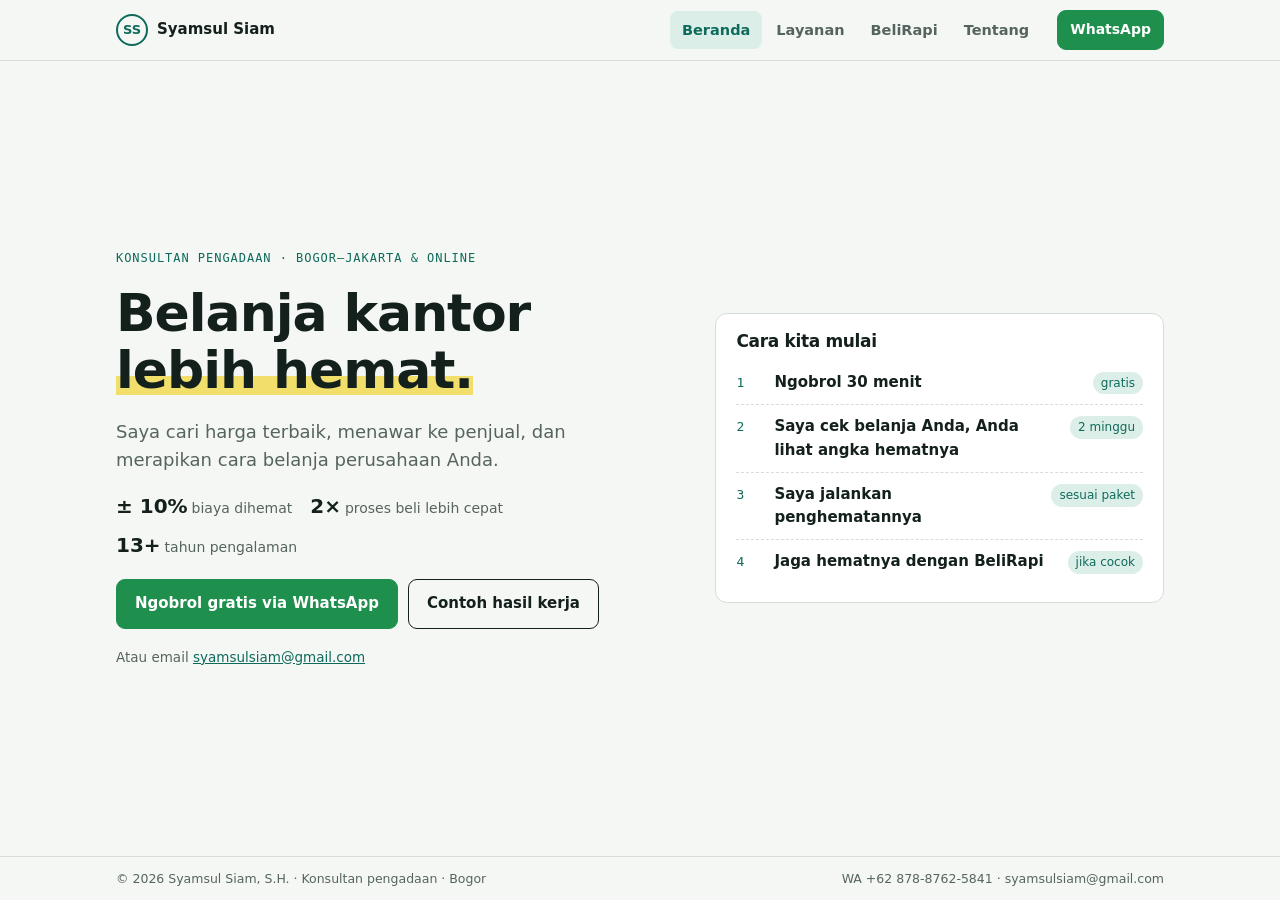
<file: kontak.html>
<!doctype html>
<html lang="id"><head><meta charset="utf-8"><meta http-equiv="refresh" content="0; url=index.html"><title>Syamsul Siam</title><link rel="canonical" href="index.html"></head><body><a href="index.html">Kembali ke beranda</a></body></html>
</file>
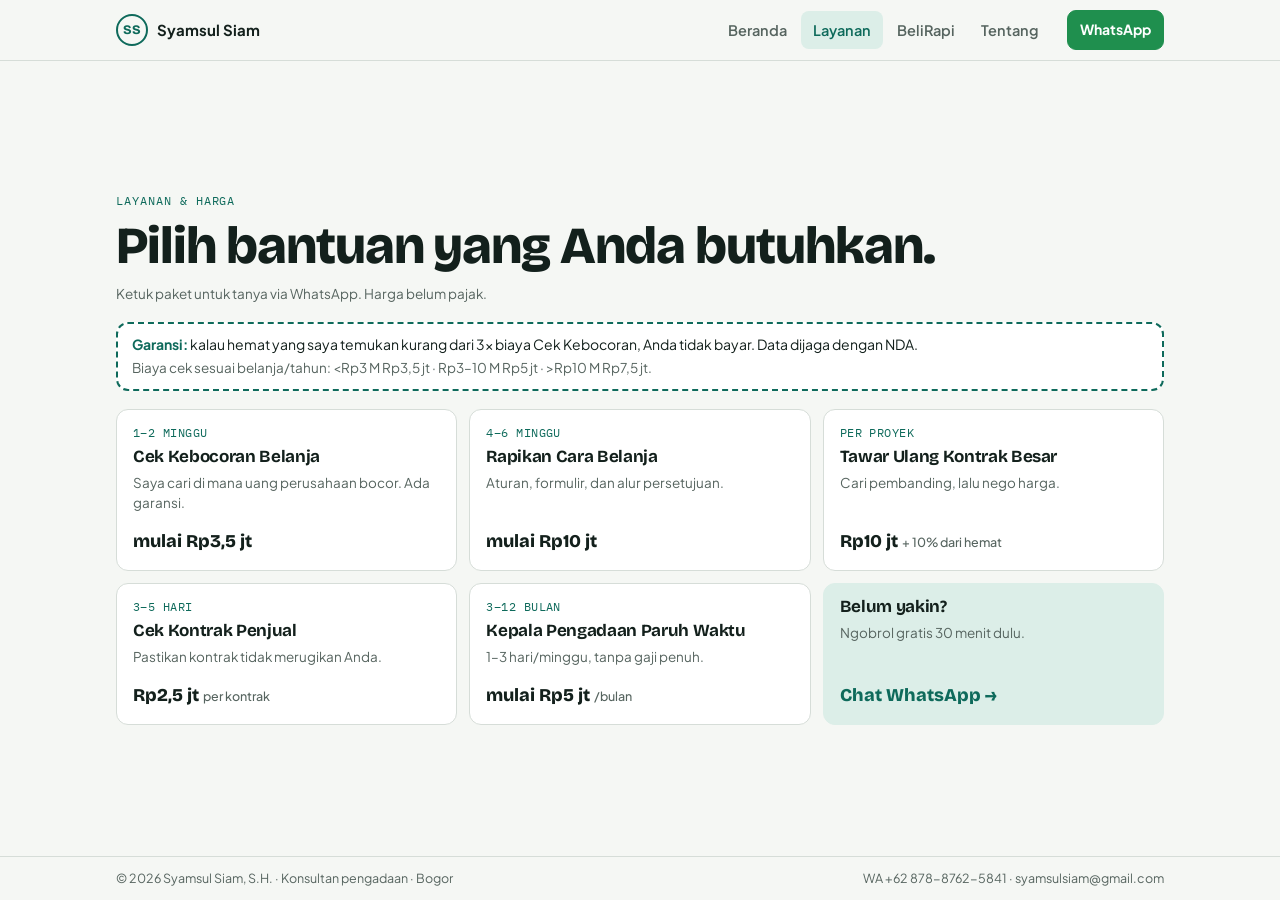
<file: layanan.html>
<!doctype html>
<html lang="id">
<head>
<meta charset="utf-8">
<meta name="viewport" content="width=device-width,initial-scale=1,viewport-fit=cover">
<title>Layanan & Harga · Syamsul Siam</title>
<meta name="description" content="5 paket bantuan pengadaan dengan harga jelas.">
<meta property="og:type" content="website">
<meta property="og:title" content="Layanan & Harga · Syamsul Siam">
<meta property="og:description" content="5 paket bantuan pengadaan dengan harga jelas.">
<meta property="og:image" content="https://syamsulsiam.github.io/og.jpg">
<meta name="twitter:card" content="summary_large_image">
<link rel="icon" href="data:image/svg+xml,%3Csvg xmlns='http://www.w3.org/2000/svg' viewBox='0 0 64 64'%3E%3Ccircle cx='32' cy='32' r='29' fill='%23ffffff' stroke='%230E6A5B' stroke-width='5'/%3E%3Ctext x='32' y='41' font-family='Arial' font-weight='700' font-size='24' text-anchor='middle' fill='%230E6A5B'%3ESS%3C/text%3E%3C/svg%3E">
<link rel="preconnect" href="https://fonts.googleapis.com">
<link rel="preconnect" href="https://fonts.gstatic.com" crossorigin>
<link rel="stylesheet" href="https://fonts.googleapis.com/css2?family=Bricolage+Grotesque:opsz,wght@12..96,700;12..96,800&family=Plus+Jakarta+Sans:wght@400;500;600;700&family=IBM+Plex+Mono:wght@500&display=swap">
<link rel="stylesheet" href="style.css">
</head>
<body>
<header class="nav"><div class="w">
  <a class="who" href="index.html"><span class="seal" aria-hidden="true">SS</span><span>Syamsul Siam</span></a>
  <nav class="tabs" aria-label="Menu"><a href="index.html">Beranda</a><a href="layanan.html" aria-current="page">Layanan</a><a href="belirapi.html">BeliRapi</a><a href="tentang.html">Tentang</a></nav>
  <a class="btn sm wa" href="https://wa.me/6287887625841?text=Halo%20Pak%20Syamsul%2C%20saya%20ingin%20ngobrol%20gratis%2030%20menit%20soal%20belanja%20di%20perusahaan%20saya." target="_blank" rel="noopener">WhatsApp</a>
</div></header>
<main><div class="w">
<div class="stack">
  <div class="stack" style="gap:8px"><span class="eyebrow">Layanan & harga</span><h1>Pilih bantuan yang Anda butuhkan.</h1><p class="small">Ketuk paket untuk tanya via WhatsApp. Harga belum pajak.</p></div>
  <div class="guar"><b>Garansi:</b> kalau hemat yang saya temukan kurang dari 3&times; biaya Cek Kebocoran, Anda tidak bayar. Data dijaga dengan NDA. <span class="small">Biaya cek sesuai belanja/tahun: &lt;Rp3 M Rp3,5 jt &middot; Rp3&ndash;10 M Rp5 jt &middot; &gt;Rp10 M Rp7,5 jt.</span></div>
  <div class="pk"><a class="pkg" href="https://wa.me/6287887625841?text=Halo%20Pak%20Syamsul%2C%20saya%20tertarik%20paket%20Cek%20Kebocoran%20Belanja." target="_blank" rel="noopener"><span class="meta">1–2 MINGGU</span><h3>Cek Kebocoran Belanja</h3><span class="small">Saya cari di mana uang perusahaan bocor. Ada garansi.</span><span class="price">mulai Rp3,5 jt <small></small></span></a><a class="pkg" href="https://wa.me/6287887625841?text=Halo%20Pak%20Syamsul%2C%20saya%20tertarik%20paket%20Rapikan%20Cara%20Belanja." target="_blank" rel="noopener"><span class="meta">4–6 MINGGU</span><h3>Rapikan Cara Belanja</h3><span class="small">Aturan, formulir, dan alur persetujuan.</span><span class="price">mulai Rp10 jt <small></small></span></a><a class="pkg" href="https://wa.me/6287887625841?text=Halo%20Pak%20Syamsul%2C%20saya%20tertarik%20paket%20Tawar%20Ulang%20Kontrak%20Besar." target="_blank" rel="noopener"><span class="meta">PER PROYEK</span><h3>Tawar Ulang Kontrak Besar</h3><span class="small">Cari pembanding, lalu nego harga.</span><span class="price">Rp10 jt <small>+ 10% dari hemat</small></span></a><a class="pkg" href="https://wa.me/6287887625841?text=Halo%20Pak%20Syamsul%2C%20saya%20tertarik%20paket%20Cek%20Kontrak%20Penjual." target="_blank" rel="noopener"><span class="meta">3–5 HARI</span><h3>Cek Kontrak Penjual</h3><span class="small">Pastikan kontrak tidak merugikan Anda.</span><span class="price">Rp2,5 jt <small>per kontrak</small></span></a><a class="pkg" href="https://wa.me/6287887625841?text=Halo%20Pak%20Syamsul%2C%20saya%20tertarik%20paket%20Kepala%20Pengadaan%20Paruh%20Waktu." target="_blank" rel="noopener"><span class="meta">3–12 BULAN</span><h3>Kepala Pengadaan Paruh Waktu</h3><span class="small">1–3 hari/minggu, tanpa gaji penuh.</span><span class="price">mulai Rp5 jt <small>/bulan</small></span></a><a class="pkg cta" href="https://wa.me/6287887625841?text=Halo%20Pak%20Syamsul%2C%20saya%20belum%20tahu%20paket%20yang%20cocok.%20Bisa%20ngobrol%20dulu%3F" target="_blank" rel="noopener"><h3>Belum yakin?</h3><span class="small">Ngobrol gratis 30 menit dulu.</span><span class="price" style="color:var(--stamp)">Chat WhatsApp &rarr;</span></a></div>
</div>
</div></main>
<footer><div class="w"><span>© 2026 Syamsul Siam, S.H. · Konsultan pengadaan · Bogor</span><span>WA +62 878-8762-5841 · syamsulsiam@gmail.com</span></div></footer>
<div id="t"></div>
<script src="app.js"></script>
</body>
</html>
</file>
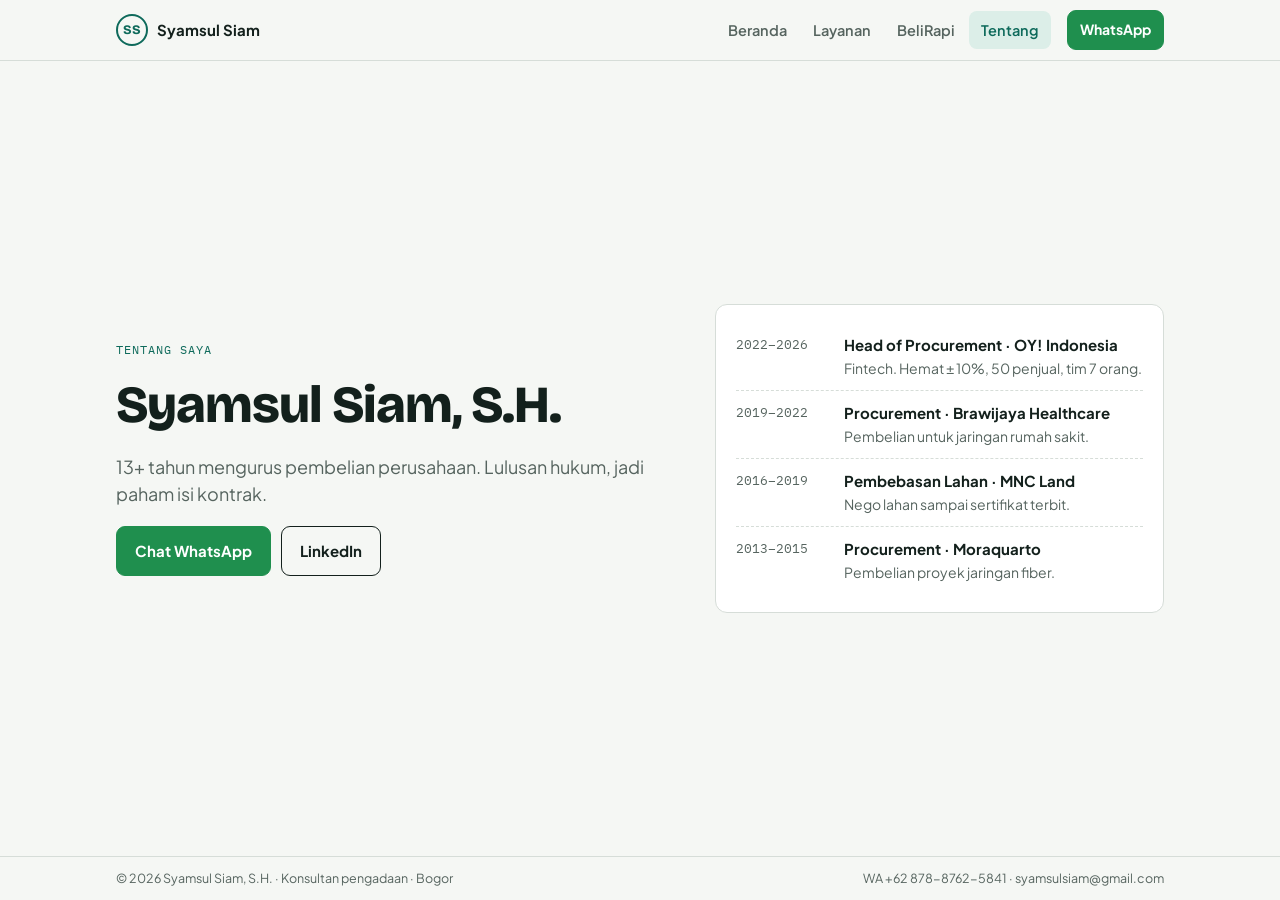
<file: tentang.html>
<!doctype html>
<html lang="id">
<head>
<meta charset="utf-8">
<meta name="viewport" content="width=device-width,initial-scale=1,viewport-fit=cover">
<title>Tentang · Syamsul Siam</title>
<meta name="description" content="13+ tahun mengurus pembelian perusahaan.">
<meta property="og:type" content="website">
<meta property="og:title" content="Tentang · Syamsul Siam">
<meta property="og:description" content="13+ tahun mengurus pembelian perusahaan.">
<meta property="og:image" content="https://syamsulsiam.github.io/og.jpg">
<meta name="twitter:card" content="summary_large_image">
<link rel="icon" href="data:image/svg+xml,%3Csvg xmlns='http://www.w3.org/2000/svg' viewBox='0 0 64 64'%3E%3Ccircle cx='32' cy='32' r='29' fill='%23ffffff' stroke='%230E6A5B' stroke-width='5'/%3E%3Ctext x='32' y='41' font-family='Arial' font-weight='700' font-size='24' text-anchor='middle' fill='%230E6A5B'%3ESS%3C/text%3E%3C/svg%3E">
<link rel="preconnect" href="https://fonts.googleapis.com">
<link rel="preconnect" href="https://fonts.gstatic.com" crossorigin>
<link rel="stylesheet" href="https://fonts.googleapis.com/css2?family=Bricolage+Grotesque:opsz,wght@12..96,700;12..96,800&family=Plus+Jakarta+Sans:wght@400;500;600;700&family=IBM+Plex+Mono:wght@500&display=swap">
<link rel="stylesheet" href="style.css">
</head>
<body>
<header class="nav"><div class="w">
  <a class="who" href="index.html"><span class="seal" aria-hidden="true">SS</span><span>Syamsul Siam</span></a>
  <nav class="tabs" aria-label="Menu"><a href="index.html">Beranda</a><a href="layanan.html">Layanan</a><a href="belirapi.html">BeliRapi</a><a href="tentang.html" aria-current="page">Tentang</a></nav>
  <a class="btn sm wa" href="https://wa.me/6287887625841?text=Halo%20Pak%20Syamsul%2C%20saya%20ingin%20ngobrol%20gratis%2030%20menit%20soal%20belanja%20di%20perusahaan%20saya." target="_blank" rel="noopener">WhatsApp</a>
</div></header>
<main><div class="w">
<div class="grid2">
  <div class="stack">
    <span class="eyebrow">Tentang saya</span>
    <h1>Syamsul Siam, S.H.</h1>
    <p class="lead">13+ tahun mengurus pembelian perusahaan. Lulusan hukum, jadi paham isi kontrak.</p>
    <div class="ctas"><a class="btn wa" href="https://wa.me/6287887625841?text=Halo%20Pak%20Syamsul%2C%20saya%20ingin%20ngobrol%20gratis%2030%20menit%20soal%20belanja%20di%20perusahaan%20saya." target="_blank" rel="noopener">Chat WhatsApp</a><a class="btn" href="https://www.linkedin.com/in/syamsul-siam-5078b29a" target="_blank" rel="noopener">LinkedIn</a></div>
  </div>
  <div class="card">
    <ul class="xp">
      <li><span class="yr">2022–2026</span><div><b>Head of Procurement · OY! Indonesia</b><span>Fintech. Hemat ± 10%, 50 penjual, tim 7 orang.</span></div></li>
      <li><span class="yr">2019–2022</span><div><b>Procurement · Brawijaya Healthcare</b><span>Pembelian untuk jaringan rumah sakit.</span></div></li>
      <li><span class="yr">2016–2019</span><div><b>Pembebasan Lahan · MNC Land</b><span>Nego lahan sampai sertifikat terbit.</span></div></li>
      <li><span class="yr">2013–2015</span><div><b>Procurement · Moraquarto</b><span>Pembelian proyek jaringan fiber.</span></div></li>
    </ul>
  </div>
</div>
</div></main>
<footer><div class="w"><span>© 2026 Syamsul Siam, S.H. · Konsultan pengadaan · Bogor</span><span>WA +62 878-8762-5841 · syamsulsiam@gmail.com</span></div></footer>
<div id="t"></div>
<script src="app.js"></script>
</body>
</html>
</file>
<file: style.css>
/* One-screen pages: slim header, centred main that fills the viewport, one-line footer. Light theme only. */
:root{
  --paper:#F5F7F4; --card:#FFFFFF; --ink:#13201C; --muted:#56645F; --rule:#D6DDD8;
  --stamp:#0E6A5B; --stamp-ink:#FFFFFF; --soft:#DCEEE8; --mark:#F1DE6B; --wa:#1F8F4E;
  --f-display:"Bricolage Grotesque","Plus Jakarta Sans",system-ui,sans-serif;
  --f-body:"Plus Jakarta Sans",system-ui,-apple-system,"Segoe UI",sans-serif;
  --f-mono:"IBM Plex Mono",ui-monospace,Menlo,monospace;
  color-scheme:light;
  padding-top:env(safe-area-inset-top,0px);padding-bottom:env(safe-area-inset-bottom,0px)
}
*{box-sizing:border-box}
html,body{height:100%}
body{margin:0;background:var(--paper);color:var(--ink);font-family:var(--f-body);font-size:15px;line-height:1.55;display:flex;flex-direction:column;min-height:100%}
a{color:inherit}
.w{width:100%;max-width:1080px;margin:0 auto;padding-left:max(16px,env(safe-area-inset-left,0px));padding-right:max(16px,env(safe-area-inset-right,0px))}
h1,h2,h3{font-family:var(--f-display);letter-spacing:-.02em;margin:0;line-height:1.1;text-wrap:balance}
h1{font-size:clamp(30px,4.6vw,52px);font-weight:800}
h3{font-size:17px;font-weight:700}
p{margin:0}
.eyebrow{font-family:var(--f-mono);font-size:12px;letter-spacing:.08em;text-transform:uppercase;color:var(--stamp)}
.lead{font-size:clamp(16px,1.6vw,18px);color:var(--muted);max-width:54ch}
.small{font-size:13.5px;color:var(--muted)}
.mark{background:linear-gradient(transparent 60%,var(--mark) 60%,var(--mark) 92%,transparent 92%)}
/* header */
.nav{background:var(--paper);border-bottom:1px solid var(--rule)}
.nav .w{display:flex;align-items:center;gap:16px;padding-block:10px;flex-wrap:wrap}
.who{display:flex;align-items:center;gap:9px;text-decoration:none;font-weight:700;margin-right:auto}
.seal{width:32px;height:32px;border-radius:50%;border:2px solid var(--stamp);color:var(--stamp);display:grid;place-items:center;font-family:var(--f-display);font-weight:800;font-size:13px}
.tabs{display:flex;gap:2px}
.tabs a{padding:8px 12px;border-radius:8px;text-decoration:none;color:var(--muted);font-weight:600;font-size:14.5px}
.tabs a:hover{color:var(--ink)}
.tabs a[aria-current="page"]{color:var(--stamp);background:var(--soft)}
@media (max-width:720px){.tabs{order:3;width:100%;justify-content:space-between}.tabs a{padding:7px 8px;font-size:14px}}
/* buttons */
.btn{display:inline-flex;align-items:center;justify-content:center;gap:8px;padding:12px 18px;border-radius:9px;font:inherit;font-weight:700;text-decoration:none;border:1.5px solid var(--ink);background:transparent;color:var(--ink);cursor:pointer;white-space:nowrap}
.btn.solid{background:var(--stamp);border-color:var(--stamp);color:var(--stamp-ink)}
.btn.wa{background:var(--wa);border-color:var(--wa);color:#fff}
.btn.sm{padding:8px 12px;font-size:14px}
.btn:focus-visible,a:focus-visible{outline:2px solid var(--stamp);outline-offset:3px}
.ctas{display:flex;flex-wrap:wrap;gap:10px}
/* main */
main{flex:1;display:flex;align-items:center;padding-block:clamp(20px,4vh,48px)}
.grid2{display:grid;grid-template-columns:minmax(0,1.1fr) minmax(0,.9fr);gap:clamp(24px,4vw,56px);align-items:center}
@media (max-width:860px){.grid2{grid-template-columns:minmax(0,1fr)}}
.stack{display:flex;flex-direction:column;gap:18px;min-width:0}
.proof{display:flex;flex-wrap:wrap;gap:8px 18px}
.proof span{font-size:14px;color:var(--muted)}
.proof b{font-family:var(--f-display);font-size:20px;color:var(--ink);margin-right:4px}
.card{background:var(--card);border:1px solid var(--rule);border-radius:12px;padding:18px 20px;min-width:0}
.steps{list-style:none;margin:10px 0 0;padding:0;display:flex;flex-direction:column}
.steps li{display:grid;grid-template-columns:28px minmax(0,1fr) auto;gap:10px;align-items:baseline;padding:10px 0;border-top:1px dashed var(--rule)}
.steps li:first-child{border-top:0}
.steps .n{font-family:var(--f-mono);font-size:13px;color:var(--stamp);font-weight:500}
.steps .t{font-weight:600}
.steps .tag{font-size:12px;color:var(--stamp);background:var(--soft);padding:2px 8px;border-radius:999px;white-space:nowrap}
/* packages */
.pk{display:grid;grid-template-columns:repeat(3,minmax(0,1fr));gap:12px}
@media (max-width:900px){.pk{grid-template-columns:repeat(2,minmax(0,1fr))}}
@media (max-width:560px){.pk{grid-template-columns:minmax(0,1fr)}}
a.pkg{display:flex;flex-direction:column;gap:6px;text-decoration:none;background:var(--card);border:1px solid var(--rule);border-radius:12px;padding:14px 16px;min-width:0}
a.pkg:hover{border-color:var(--stamp)}
.pkg .meta{font-family:var(--f-mono);font-size:11.5px;color:var(--stamp);letter-spacing:.04em}
.pkg .price{margin-top:auto;padding-top:8px;font-family:var(--f-display);font-weight:800;font-size:18px}
.pkg .price small{font-family:var(--f-body);font-weight:500;font-size:12.5px;color:var(--muted)}

.guar{background:var(--card);border:2px dashed var(--stamp);border-radius:12px;padding:10px 14px;font-size:14px}.guar b{color:var(--stamp)}.guar .small{display:block;margin-top:2px}
a.pkg.cta{background:var(--soft);border-color:var(--soft);justify-content:center}
.ticks{list-style:none;margin:0;padding:0;display:flex;flex-direction:column;gap:10px}
.ticks li{display:flex;gap:10px;align-items:flex-start}
.ticks li::before{content:"\2713";color:var(--stamp);font-weight:800}
.flow{display:flex;flex-wrap:wrap;gap:6px;align-items:center;font-size:13px;font-weight:600}
.flow span{background:var(--card);border:1px solid var(--rule);padding:5px 9px;border-radius:6px}
.flow i{font-style:normal;color:var(--muted)}
.xp{list-style:none;margin:0;padding:0}
.xp li{display:grid;grid-template-columns:96px minmax(0,1fr);gap:12px;padding:10px 0;border-top:1px dashed var(--rule)}
.xp li:first-child{border-top:0}
.xp .yr{font-family:var(--f-mono);font-size:12.5px;color:var(--muted);padding-top:2px}
.xp b{display:block}
.xp span{font-size:14px;color:var(--muted)}
footer{border-top:1px solid var(--rule);padding-block:12px;font-size:12.5px;color:var(--muted)}
footer .w{display:flex;flex-wrap:wrap;gap:6px 16px;justify-content:space-between}
.toast{position:fixed;left:50%;bottom:calc(20px + env(safe-area-inset-bottom,0px));transform:translateX(-50%);background:var(--ink);color:#fff;padding:10px 16px;border-radius:8px;font-weight:600;z-index:50}
@media (max-width:560px){main{padding-block:14px}.stack{gap:12px}.lead{font-size:15px}h1{font-size:30px}.card{padding:12px 14px}.steps{margin-top:6px}.steps li{padding:6px 0;grid-template-columns:20px minmax(0,1fr)}.steps .tag{display:none}footer{display:none}.pk{grid-template-columns:1fr 1fr;gap:8px}a.pkg{padding:10px 12px;gap:4px}a.pkg .small{display:none}.pkg h3{font-size:14.5px}.pkg .price{font-size:15px;padding-top:4px}.proof b{font-size:18px}.btn{padding:10px 14px}.ctas{gap:8px}.xp li{grid-template-columns:minmax(0,1fr);gap:0;padding:7px 0}.ticks{gap:6px}.nav .w{padding-block:8px;gap:8px}}
.copy{background:none;border:0;padding:0;font:inherit;color:var(--stamp);text-decoration:underline;cursor:pointer}
</file>
